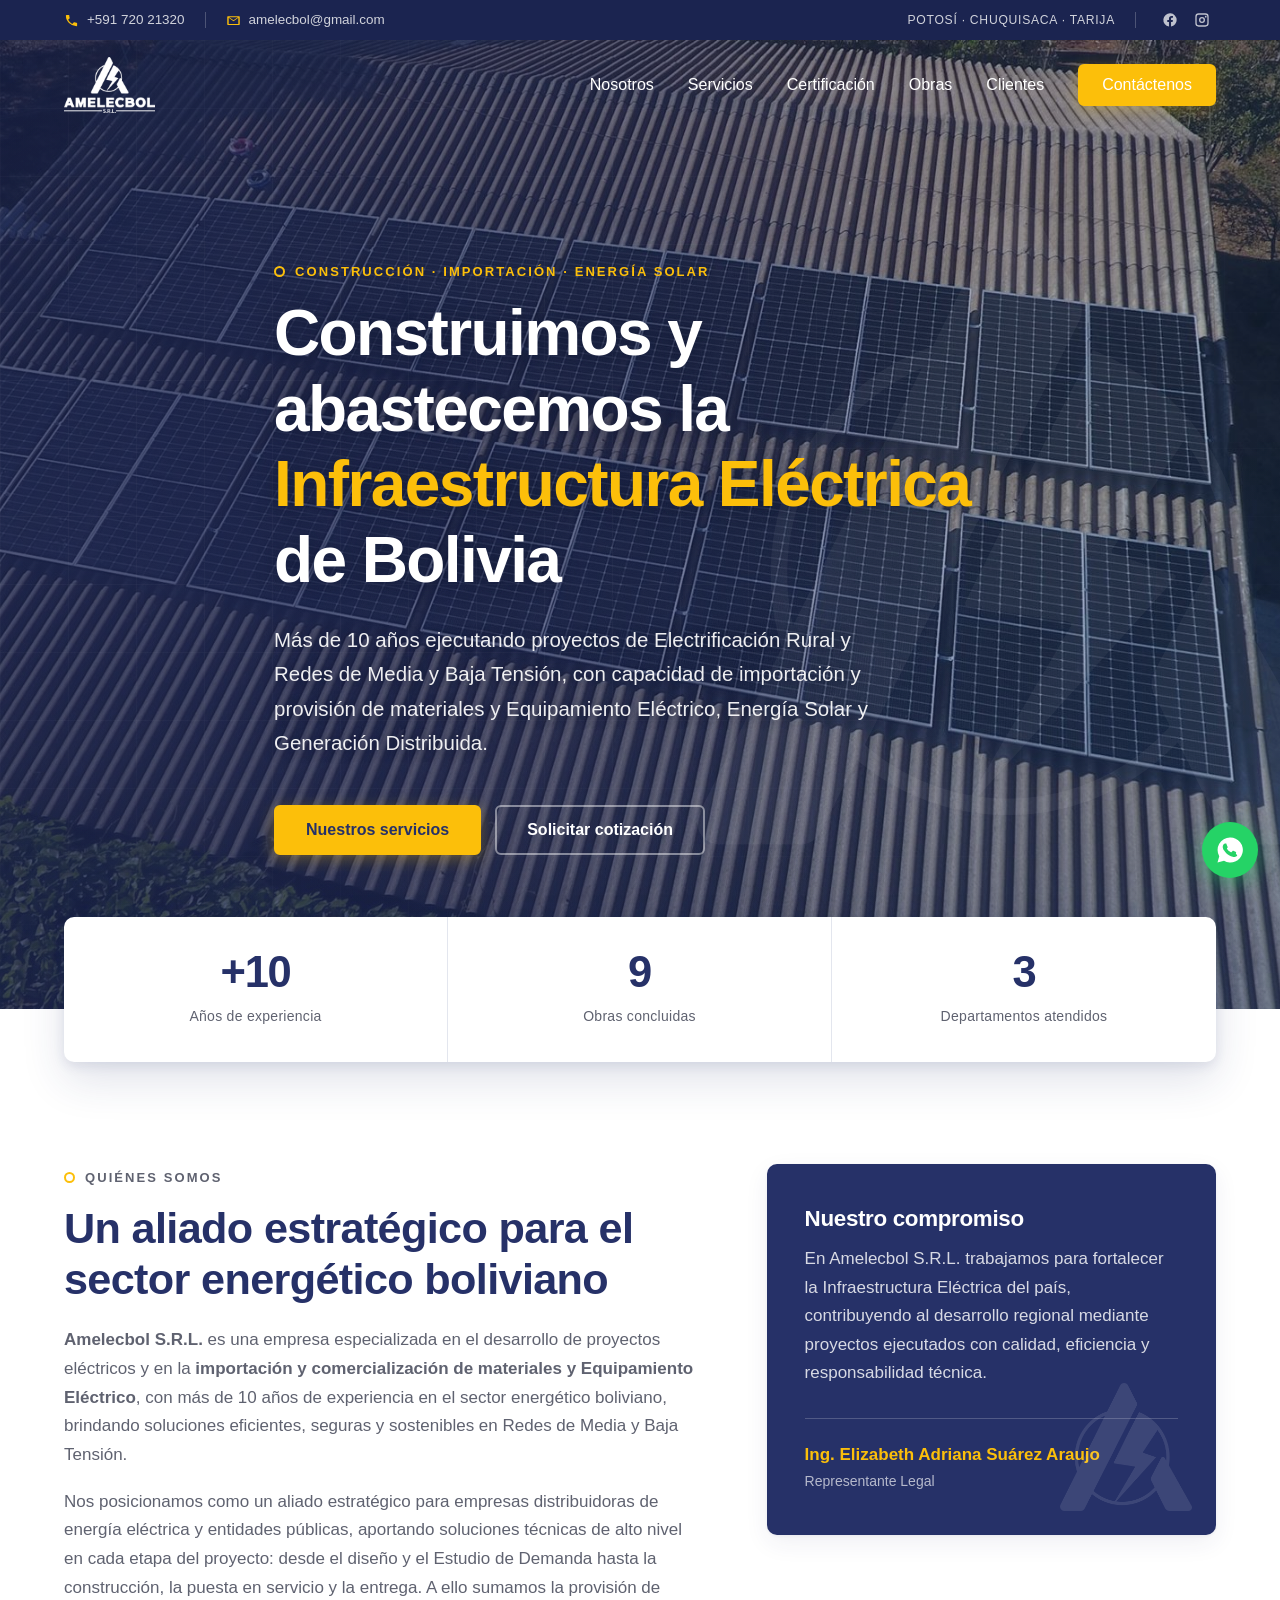
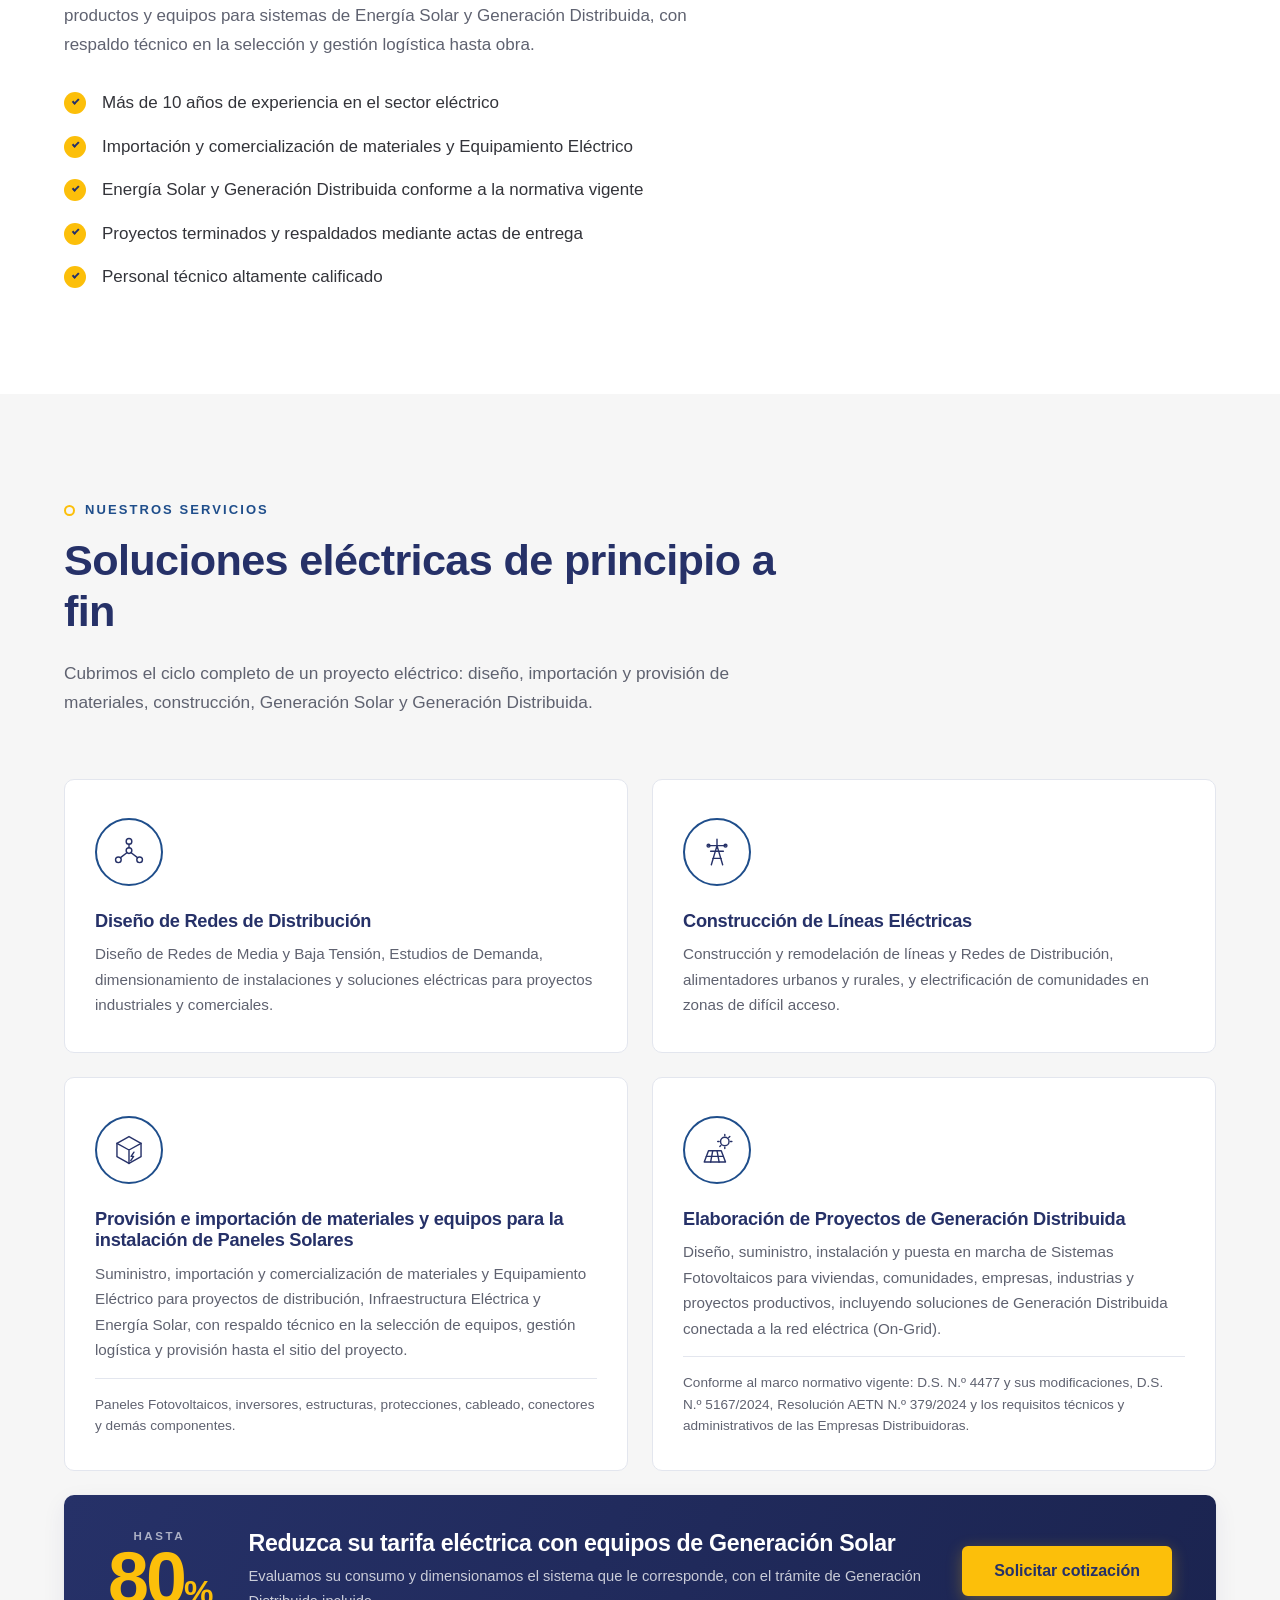
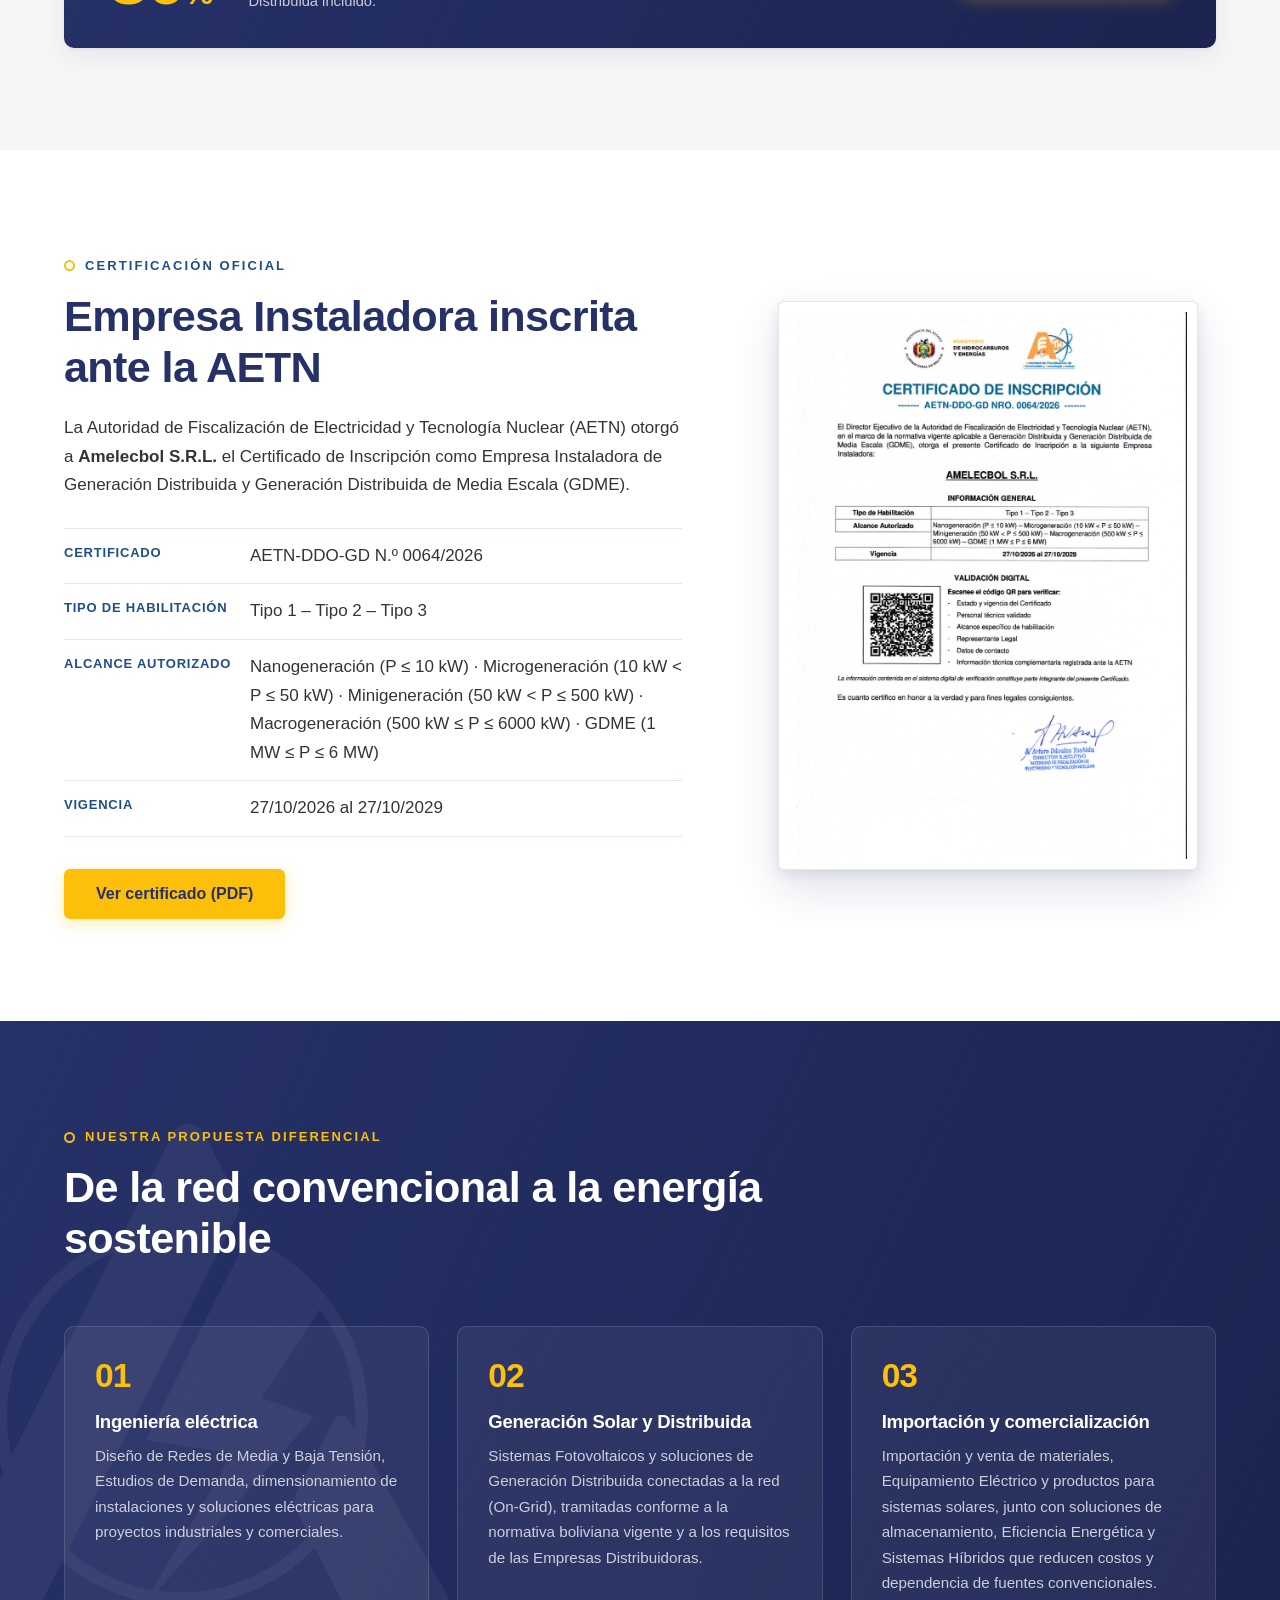
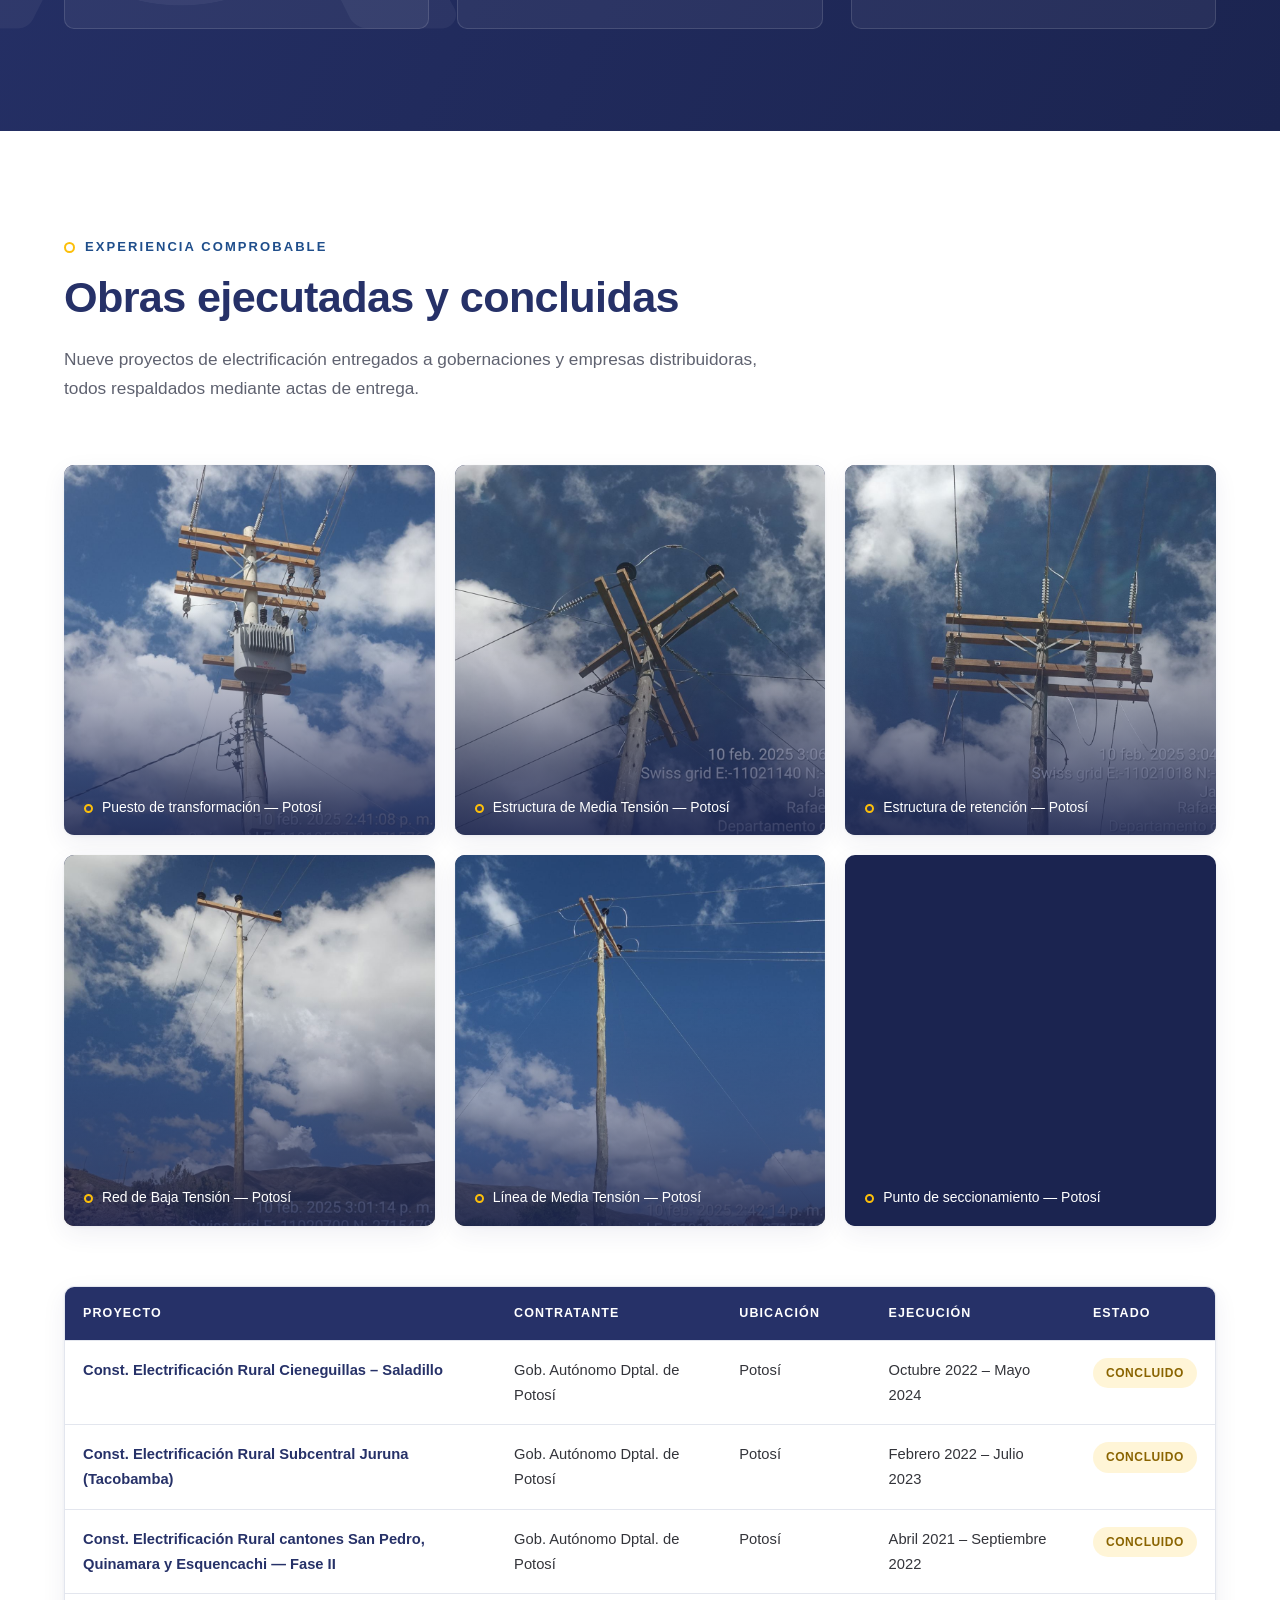
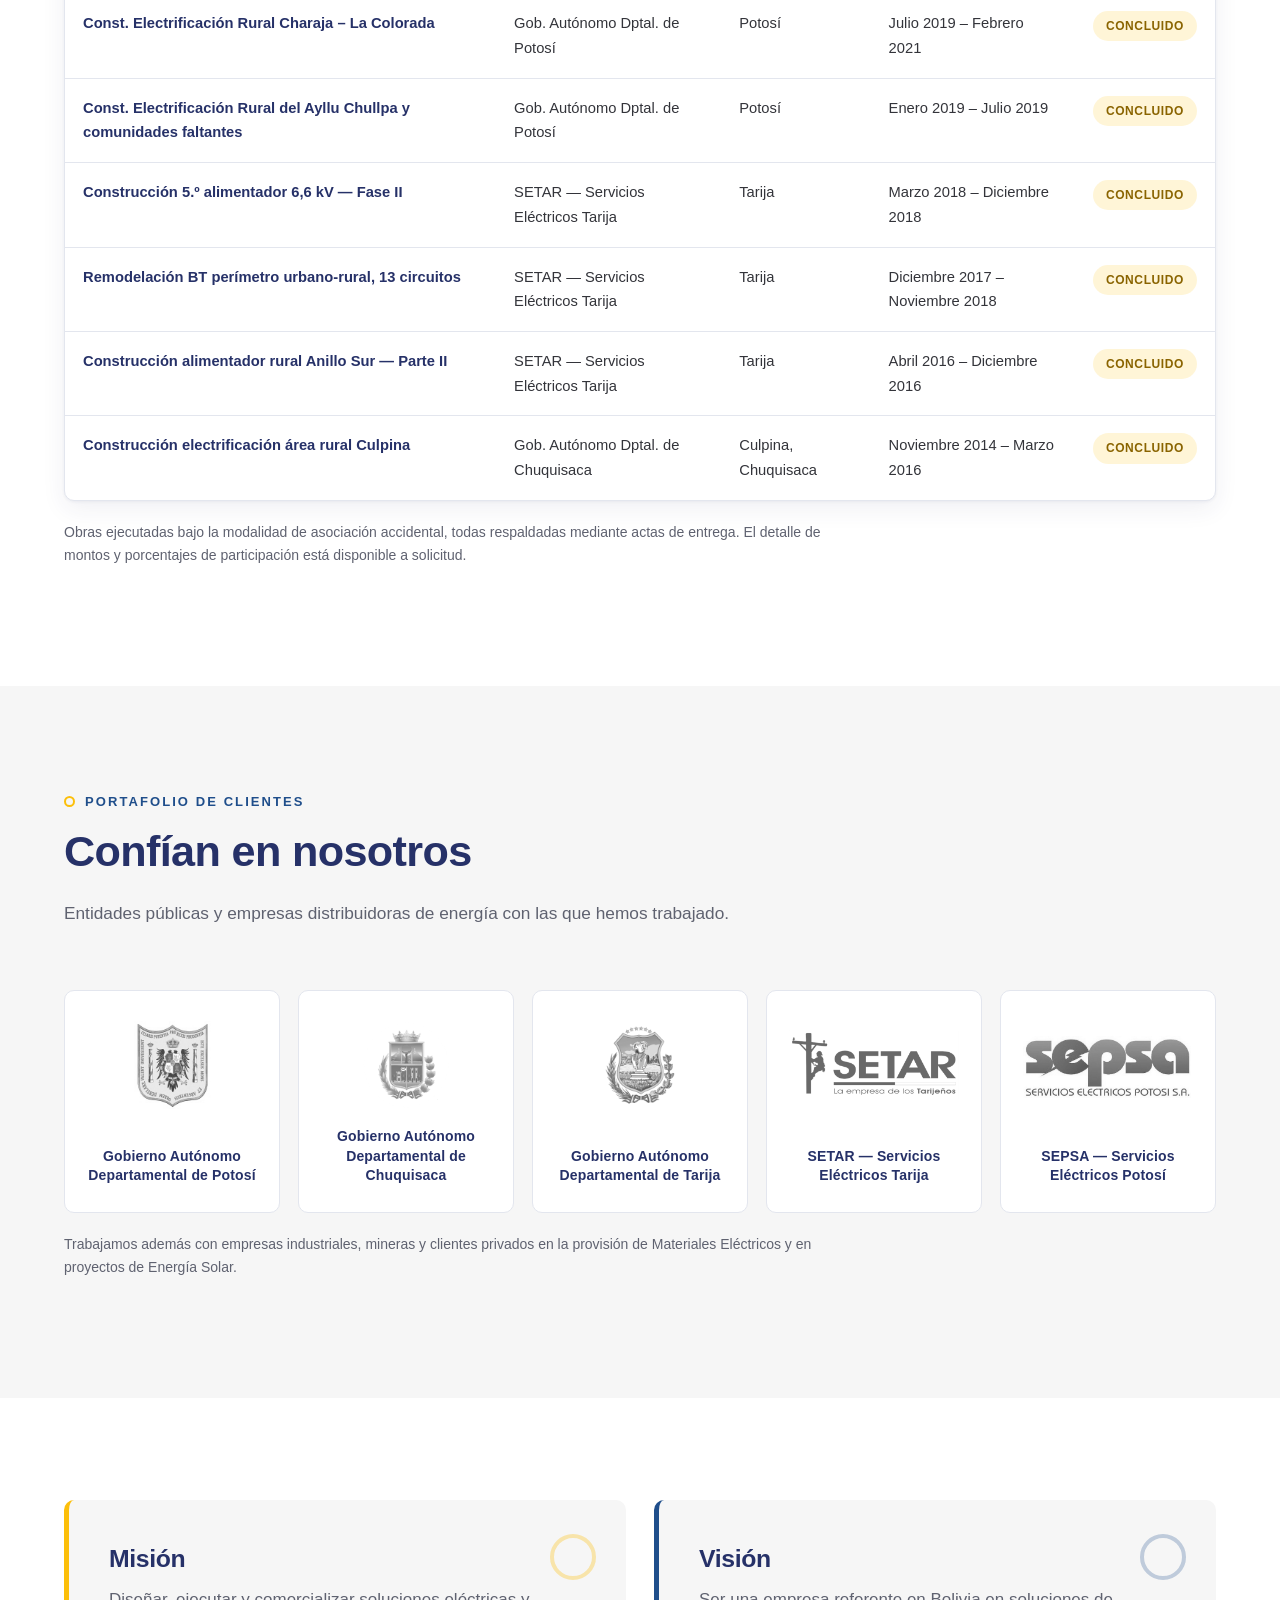
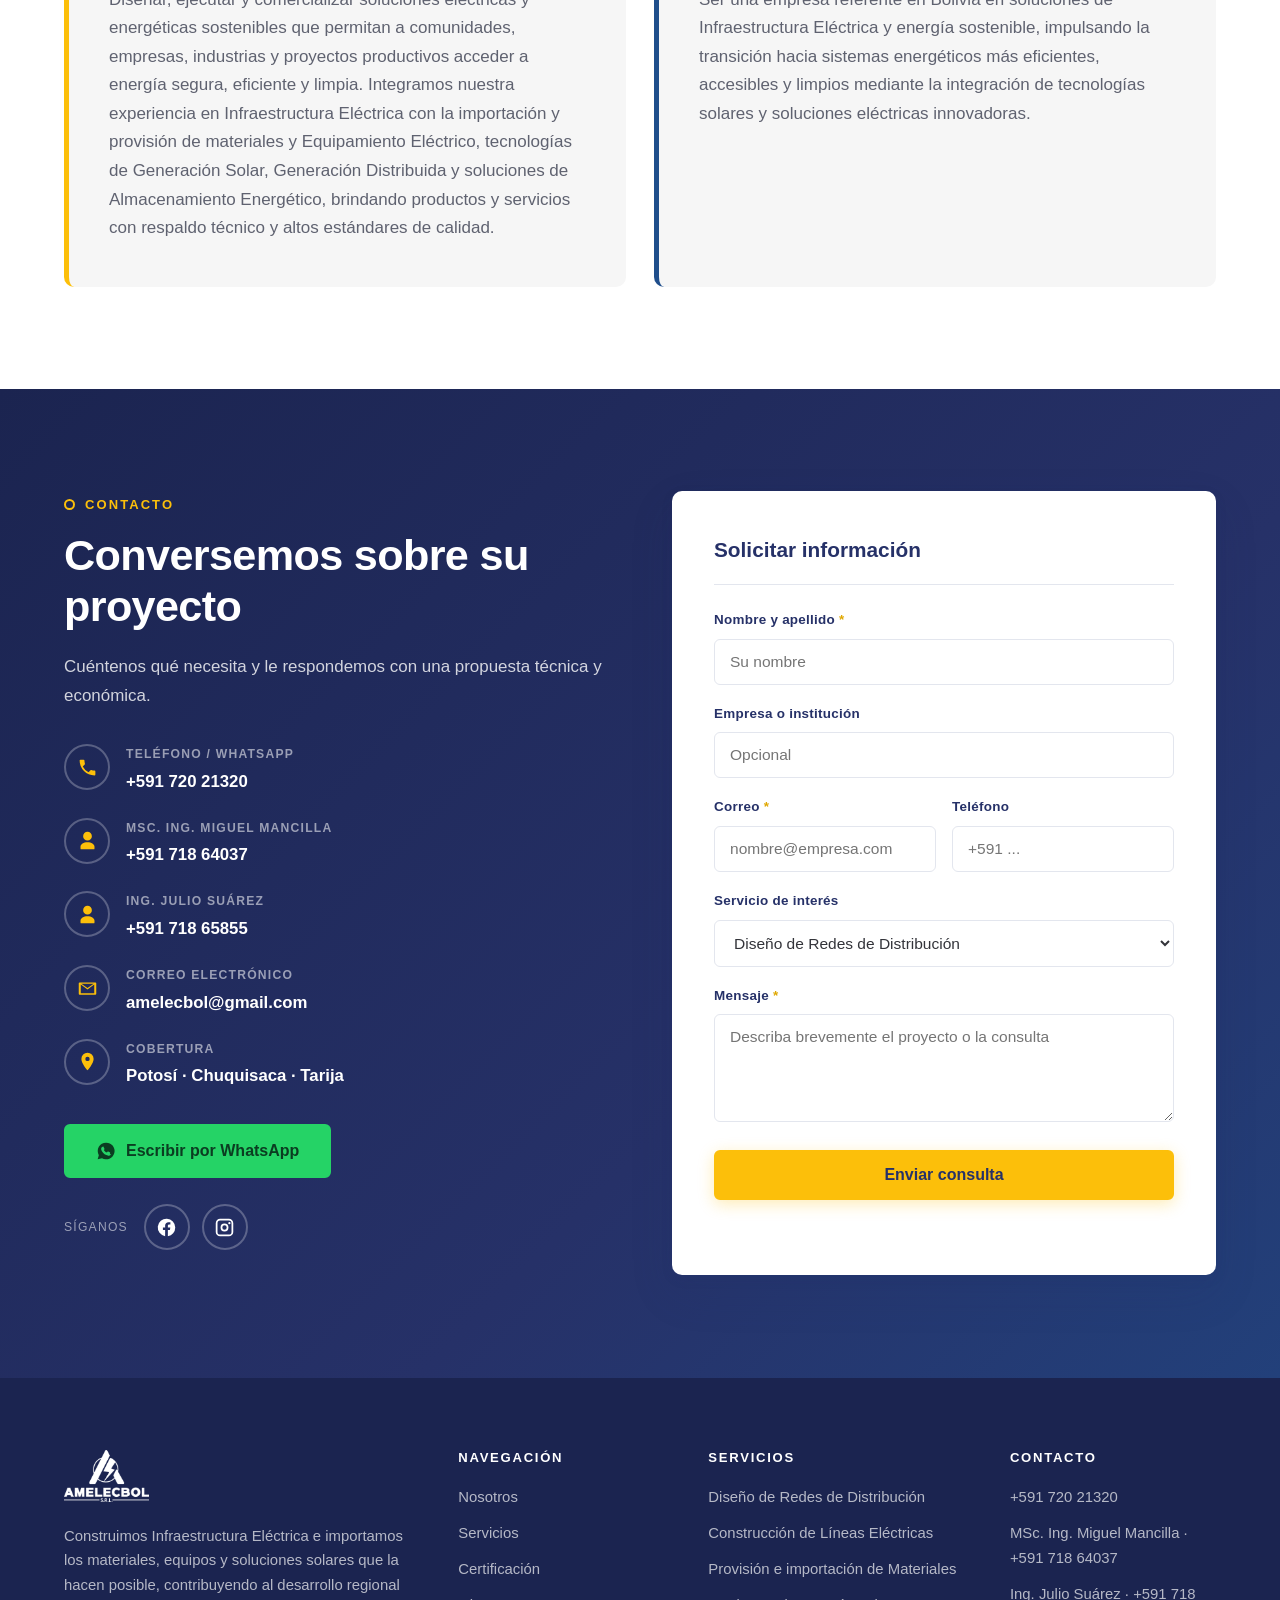
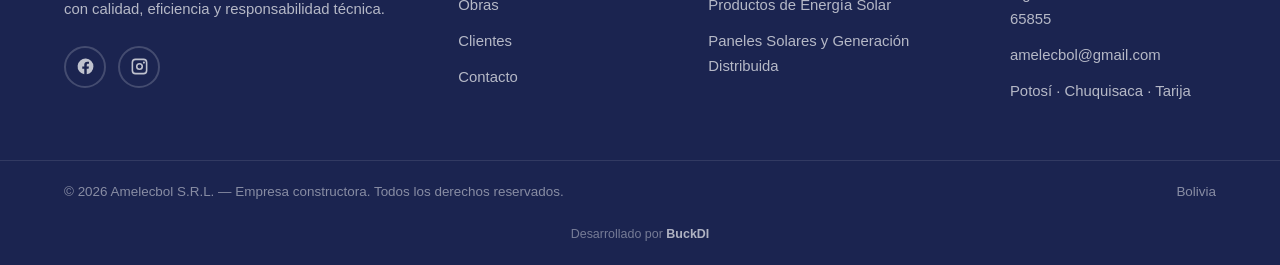
<file: index.html>
﻿<!DOCTYPE html>
<html lang="es">
<head>
<meta charset="UTF-8">
<meta name="viewport" content="width=device-width, initial-scale=1">
<title>Amelecbol S.R.L. — Construcción eléctrica e importación · Bolivia</title>
<meta name="description" content="Amelecbol S.R.L. — empresa boliviana de construcción eléctrica y comercialización: Electrificación Rural, Redes de Media y Baja Tensión, importación y provisión de materiales y Equipamiento Eléctrico, Energía Solar y Generación Distribuida. Más de 10 años de experiencia.">
<meta name="theme-color" content="#263168">
<link rel="icon" href="assets/favicon.ico" sizes="any">
<link rel="icon" href="assets/favicon.png" type="image/png">
<link rel="apple-touch-icon" href="assets/favicon.png">

<meta property="og:type" content="website">
<meta property="og:title" content="Amelecbol S.R.L. — Construcción eléctrica e importación · Bolivia">
<meta property="og:description" content="Más de 10 años construyendo Infraestructura Eléctrica e importando materiales y equipamiento: redes MT/BT, Electrificación Rural, Energía Solar y Generación Distribuida para gobernaciones, distribuidoras e industrias.">
<meta property="og:image" content="assets/logo-color.png">
<meta property="og:locale" content="es_BO">

<link rel="stylesheet" href="css/styles.css">

<link rel="preload" as="image" href="assets/hero-solar-residencial.jpg"
      imagesrcset="assets/hero-solar-residencial-sm.jpg 1000w, assets/hero-solar-residencial.jpg 1920w"
      imagesizes="100vw">
</head>
<body>

<a class="skip-link" href="#contenido">Saltar al contenido</a>

<!-- ============ BARRA SUPERIOR ============ -->
<div class="topbar">
  <div class="container topbar__in">
    <span class="topbar__item">
      <svg viewBox="0 0 24 24" aria-hidden="true"><path d="M6.6 10.8a15.1 15.1 0 0 0 6.6 6.6l2.2-2.2a1 1 0 0 1 1-.25 11.4 11.4 0 0 0 3.6.57 1 1 0 0 1 1 1V20a1 1 0 0 1-1 1A17 17 0 0 1 3 4a1 1 0 0 1 1-1h3.5a1 1 0 0 1 1 1c0 1.25.2 2.46.57 3.6a1 1 0 0 1-.25 1z"/></svg>
      <a href="tel:+59172021320">+591 720 21320</a>
    </span>
    <span class="topbar__sep" aria-hidden="true"></span>
    <span class="topbar__item topbar__item--correo">
      <a href="mailto:amelecbol@gmail.com">
        <svg viewBox="0 0 24 24" aria-hidden="true"><path d="M3 5h18a1 1 0 0 1 1 1v12a1 1 0 0 1-1 1H3a1 1 0 0 1-1-1V6a1 1 0 0 1 1-1zm9 8.1L4.3 7.5v9.9h15.4V7.5zM12 11.4 19.1 6.6H4.9z"/></svg>
        <span class="topbar__txt">amelecbol@gmail.com</span>
      </a>
    </span>
    <span class="topbar__item topbar__item--right">Potosí · Chuquisaca · Tarija</span>
    <span class="topbar__sep topbar__sep--redes" aria-hidden="true"></span>
    <span class="topbar__redes">
      <a href="https://www.facebook.com/people/Amelecbol-SRL/100054656550394/" target="_blank" rel="noopener" aria-label="Amelecbol S.R.L. en Facebook">
        <svg viewBox="0 0 24 24" aria-hidden="true"><path d="M22 12a10 10 0 1 0-11.56 9.88v-6.99H7.9V12h2.54V9.8c0-2.5 1.49-3.89 3.77-3.89 1.09 0 2.24.2 2.24.2v2.46h-1.26c-1.24 0-1.63.77-1.63 1.56V12h2.78l-.44 2.89h-2.34v6.99A10 10 0 0 0 22 12z"/></svg>
      </a>
      <a href="https://www.instagram.com/amelecbol.srl" target="_blank" rel="noopener" aria-label="Amelecbol S.R.L. en Instagram">
        <svg viewBox="0 0 24 24" aria-hidden="true"><path d="M7 2h10a5 5 0 0 1 5 5v10a5 5 0 0 1-5 5H7a5 5 0 0 1-5-5V7a5 5 0 0 1 5-5zm0 2a3 3 0 0 0-3 3v10a3 3 0 0 0 3 3h10a3 3 0 0 0 3-3V7a3 3 0 0 0-3-3H7zm5 3.5a4.5 4.5 0 1 1 0 9 4.5 4.5 0 0 1 0-9zm0 2a2.5 2.5 0 1 0 0 5 2.5 2.5 0 0 0 0-5zm5.6-3.7a1.3 1.3 0 1 1 0 2.6 1.3 1.3 0 0 1 0-2.6z"/></svg>
      </a>
    </span>
  </div>
</div>

<!-- ============ NAVEGACIÓN ============ -->
<header class="nav" id="nav">
  <div class="container nav__in">
    <a class="nav__brand" href="#inicio" aria-label="Amelecbol S.R.L. — Inicio">
      <img class="nav__logo nav__logo--blanco" src="assets/logo-blanco.png" alt="Amelecbol S.R.L." width="520" height="320">
      <img class="nav__logo nav__logo--color"  src="assets/logo-color.png"  alt="" aria-hidden="true" width="520" height="320">
    </a>

    <nav class="nav__menu" id="menu" aria-label="Navegación principal">
      <a href="#nosotros">Nosotros</a>
      <a href="#servicios">Servicios</a>
      <a href="#certificacion">Certificación</a>
      <a href="#obras">Obras</a>
      <a href="#clientes">Clientes</a>
      <a href="#contacto" class="btn btn--sm btn--amarillo">Contáctenos</a>
    </nav>

    <button class="nav__toggle" id="navToggle" aria-expanded="false" aria-controls="menu" aria-label="Abrir menú">
      <span></span><span></span><span></span>
    </button>
  </div>
</header>

<main id="contenido">

  <!-- ============ HERO ============ -->
  <section class="hero" id="inicio">
    <img class="hero__foto" src="assets/hero-solar-residencial.jpg"
         srcset="assets/hero-solar-residencial-sm.jpg 1000w, assets/hero-solar-residencial.jpg 1920w"
         sizes="100vw" width="1920" height="1080"
         alt="" aria-hidden="true" fetchpriority="high" decoding="async">
    <div class="hero__velo" aria-hidden="true"></div>
    <div class="hero__grid" aria-hidden="true"></div>
    <img class="hero__marca" src="assets/isotipo-blanco.png" alt="" aria-hidden="true">

    <div class="container hero__in">
      <p class="eyebrow eyebrow--claro">Construcción · Importación · Energía Solar</p>
      <h1 class="hero__titulo">
        Construimos y abastecemos la <span class="acento">Infraestructura Eléctrica</span> de Bolivia
      </h1>
      <p class="hero__texto">
        Más de 10 años ejecutando proyectos de Electrificación Rural y Redes de Media y Baja
        Tensión, con capacidad de importación y provisión de materiales y Equipamiento Eléctrico,
        Energía Solar y Generación Distribuida.
      </p>
      <div class="hero__acciones">
        <a href="#servicios" class="btn btn--amarillo">Nuestros servicios</a>
        <a href="#contacto"  class="btn btn--fantasma">Solicitar cotización</a>
      </div>
    </div>
  </section>

  <!-- ============ INDICADORES ============ -->
  <section class="stats" aria-label="Cifras de la empresa">
    <div class="container">
      <div class="stats__caja">
        <div class="stat">
          <span class="stat__num" data-contador="10" data-prefijo="+">+10</span>
          <span class="stat__lbl">Años de experiencia</span>
        </div>
        <div class="stat">
          <span class="stat__num" data-contador="9">9</span>
          <span class="stat__lbl">Obras concluidas</span>
        </div>
        <div class="stat">
          <span class="stat__num" data-contador="3">3</span>
          <span class="stat__lbl">Departamentos atendidos</span>
        </div>
      </div>
    </div>
  </section>

  <!-- ============ NOSOTROS ============ -->
  <section class="seccion" id="nosotros">
    <div class="container nosotros">
      <div class="nosotros__texto reveal">
        <p class="eyebrow">Quiénes somos</p>
        <h2 class="titulo">Un aliado estratégico para el sector energético boliviano</h2>
        <p>
          <strong>Amelecbol S.R.L.</strong> es una empresa especializada en el desarrollo de proyectos
          eléctricos y en la <strong>importación y comercialización de materiales y Equipamiento
          Eléctrico</strong>, con más de 10 años de experiencia en el sector energético boliviano,
          brindando soluciones eficientes, seguras y sostenibles en Redes de Media y Baja Tensión.
        </p>
        <p>
          Nos posicionamos como un aliado estratégico para empresas distribuidoras de energía eléctrica
          y entidades públicas, aportando soluciones técnicas de alto nivel en cada etapa del proyecto:
          desde el diseño y el Estudio de Demanda hasta la construcción, la puesta en servicio y la entrega.
          A ello sumamos la provisión de productos y equipos para sistemas de Energía Solar y
          Generación Distribuida, con respaldo técnico en la selección y gestión logística hasta obra.
        </p>
        <ul class="lista-check">
          <li>Más de 10 años de experiencia en el sector eléctrico</li>
          <li>Importación y comercialización de materiales y Equipamiento Eléctrico</li>
          <li>Energía Solar y Generación Distribuida conforme a la normativa vigente</li>
          <li>Proyectos terminados y respaldados mediante actas de entrega</li>
          <li>Personal técnico altamente calificado</li>
        </ul>
      </div>

      <aside class="nosotros__tarjeta reveal">
        <img class="nosotros__iso" src="assets/isotipo-blanco.png" alt="" aria-hidden="true">
        <h3>Nuestro compromiso</h3>
        <p>
          En Amelecbol S.R.L. trabajamos para fortalecer la Infraestructura Eléctrica del país,
          contribuyendo al desarrollo regional mediante proyectos ejecutados con calidad,
          eficiencia y responsabilidad técnica.
        </p>
        <div class="nosotros__firma">
          <span class="nosotros__firma-nom">Ing. Elizabeth Adriana Suárez Araujo</span>
          <span class="nosotros__firma-cgo">Representante Legal</span>
        </div>
      </aside>
    </div>
  </section>

  <!-- ============ SERVICIOS ============ -->
  <section class="seccion seccion--gris" id="servicios">
    <div class="container">
      <header class="seccion__cab reveal">
        <p class="eyebrow">Nuestros servicios</p>
        <h2 class="titulo">Soluciones eléctricas de principio a fin</h2>
        <p class="seccion__intro">
          Cubrimos el ciclo completo de un proyecto eléctrico: diseño, importación y provisión de
          materiales, construcción, Generación Solar y Generación Distribuida.
        </p>
      </header>

      <div class="servicios">
        <article class="servicio reveal">
          <span class="servicio__icono">
            <svg viewBox="0 0 48 48" aria-hidden="true">
              <circle cx="24" cy="9"  r="4"/><circle cx="9"  cy="35" r="4"/>
              <circle cx="39" cy="35" r="4"/><circle cx="24" cy="22" r="4"/>
              <path d="M24 13v5M21 25l-9 7M27 25l9 7"/>
            </svg>
          </span>
          <h3>Diseño de Redes de Distribución</h3>
          <p>
            Diseño de Redes de Media y Baja Tensión, Estudios de Demanda, dimensionamiento de
            instalaciones y soluciones eléctricas para proyectos industriales y comerciales.
          </p>
        </article>

        <article class="servicio reveal">
          <span class="servicio__icono">
            <svg viewBox="0 0 48 48" aria-hidden="true">
              <path d="M24 6v10M12 15h24M15 23h18M16 42 24 15l8 27M18 33h12"/>
              <circle cx="12" cy="15" r="2"/><circle cx="36" cy="15" r="2"/>
            </svg>
          </span>
          <h3>Construcción de Líneas Eléctricas</h3>
          <p>
            Construcción y remodelación de líneas y Redes de Distribución, alimentadores urbanos
            y rurales, y electrificación de comunidades en zonas de difícil acceso.
          </p>
        </article>

        <article class="servicio reveal">
          <span class="servicio__icono">
            <svg viewBox="0 0 48 48" aria-hidden="true">
              <path d="M24 5 41 14.5v19L24 43 7 33.5v-19z"/>
              <path d="M7 14.5 24 24l17-9.5M24 24v19"/>
              <path d="M31 27l-4 6h3.5l-4 6"/>
            </svg>
          </span>
          <h3>Provisión e importación de materiales y equipos para la instalación de Paneles Solares</h3>
          <p>
            Suministro, importación y comercialización de materiales y Equipamiento Eléctrico para
            proyectos de distribución, Infraestructura Eléctrica y Energía Solar, con respaldo técnico
            en la selección de equipos, gestión logística y provisión hasta el sitio del proyecto.
          </p>
          <p class="servicio__detalle">
            Paneles Fotovoltaicos, inversores, estructuras, protecciones, cableado, conectores y
            demás componentes.
          </p>
        </article>

        <article class="servicio reveal">
          <span class="servicio__icono">
            <svg viewBox="0 0 48 48" aria-hidden="true">
              <circle cx="35" cy="12" r="6"/>
              <path d="M35 2v2M35 20v2M45 12h-2M27 12h-2M42.1 5 40.6 6.4M29.4 17.6 28 19"/>
              <path d="M6 41 12 25h18l6 16z"/>
              <path d="M9 33h24M18 25l-3 16M24 25l3 16"/>
            </svg>
          </span>
          <h3>Elaboración de Proyectos de Generación Distribuida</h3>
          <p>
            Diseño, suministro, instalación y puesta en marcha de Sistemas Fotovoltaicos para
            viviendas, comunidades, empresas, industrias y proyectos productivos, incluyendo
            soluciones de Generación Distribuida conectada a la red eléctrica (On-Grid).
          </p>
          <p class="servicio__detalle">
            Conforme al marco normativo vigente: D.S. N.º 4477 y sus modificaciones, D.S. N.º
            5167/2024, Resolución AETN N.º 379/2024 y los requisitos técnicos y administrativos de
            las Empresas Distribuidoras.
          </p>
        </article>
      </div>

      <aside class="promo reveal">
        <span class="promo__cifra"><span class="promo__hasta">hasta</span><span class="promo__num">80<small>%</small></span></span>
        <div class="promo__texto">
          <p class="promo__lead">Reduzca su tarifa eléctrica con equipos de Generación Solar</p>
          <p class="promo__pie">
            Evaluamos su consumo y dimensionamos el sistema que le corresponde, con el
            trámite de Generación Distribuida incluido.
          </p>
        </div>
        <a href="#contacto" class="btn btn--amarillo">Solicitar cotización</a>
      </aside>
    </div>
  </section>

  <!-- ============ CERTIFICACIÓN AETN ============ -->
  <section class="seccion" id="certificacion">
    <div class="container certificado">
      <div class="certificado__texto reveal">
        <p class="eyebrow">Certificación oficial</p>
        <h2 class="titulo">Empresa Instaladora inscrita ante la AETN</h2>
        <p>
          La Autoridad de Fiscalización de Electricidad y Tecnología Nuclear (AETN) otorgó a
          <strong>Amelecbol S.R.L.</strong> el Certificado de Inscripción como Empresa Instaladora
          de Generación Distribuida y Generación Distribuida de Media Escala (GDME).
        </p>

        <dl class="certificado__datos">
          <div>
            <dt>Certificado</dt>
            <dd>AETN-DDO-GD N.º 0064/2026</dd>
          </div>
          <div>
            <dt>Tipo de habilitación</dt>
            <dd>Tipo 1 – Tipo 2 – Tipo 3</dd>
          </div>
          <div>
            <dt>Alcance autorizado</dt>
            <dd>
              Nanogeneración (P ≤ 10 kW) · Microgeneración (10 kW &lt; P ≤ 50 kW) ·
              Minigeneración (50 kW &lt; P ≤ 500 kW) · Macrogeneración (500 kW ≤ P ≤ 6000 kW) ·
              GDME (1 MW ≤ P ≤ 6 MW)
            </dd>
          </div>
          <div>
            <dt>Vigencia</dt>
            <dd>27/10/2026 al 27/10/2029</dd>
          </div>
        </dl>

        <a href="media/certificados/certificado-inscripcion-aetn-0064-2026.pdf"
           class="btn btn--amarillo" target="_blank" rel="noopener">Ver certificado (PDF)</a>
      </div>

      <a class="certificado__doc reveal"
         href="media/certificados/certificado-inscripcion-aetn-0064-2026.pdf"
         target="_blank" rel="noopener" aria-label="Abrir el Certificado de Inscripción AETN en PDF">
        <img src="media/certificados/certificado-inscripcion-aetn-0064-2026.jpg"
             alt="Certificado de Inscripción AETN-DDO-GD N.º 0064/2026 otorgado a Amelecbol S.R.L."
             width="936" height="1285" loading="lazy" decoding="async">
      </a>
    </div>
  </section>

  <!-- ============ PROPUESTA DIFERENCIAL ============ -->
  <section class="diferencial">
    <img class="diferencial__marca" src="assets/isotipo-blanco.png" alt="" aria-hidden="true">
    <div class="container">
      <header class="seccion__cab seccion__cab--claro reveal">
        <p class="eyebrow eyebrow--claro">Nuestra propuesta diferencial</p>
        <h2 class="titulo titulo--claro">De la red convencional a la energía sostenible</h2>
      </header>

      <div class="diferencial__grid">
        <article class="dif reveal">
          <span class="dif__num">01</span>
          <h3>Ingeniería eléctrica</h3>
          <p>
            Diseño de Redes de Media y Baja Tensión, Estudios de Demanda, dimensionamiento de
            instalaciones y soluciones eléctricas para proyectos industriales y comerciales.
          </p>
        </article>
        <article class="dif reveal">
          <span class="dif__num">02</span>
          <h3>Generación Solar y Distribuida</h3>
          <p>
            Sistemas Fotovoltaicos y soluciones de Generación Distribuida conectadas a la red
            (On-Grid), tramitadas conforme a la normativa boliviana vigente y a los requisitos de
            las Empresas Distribuidoras.
          </p>
        </article>
        <article class="dif reveal">
          <span class="dif__num">03</span>
          <h3>Importación y comercialización</h3>
          <p>
            Importación y venta de materiales, Equipamiento Eléctrico y productos para sistemas
            solares, junto con soluciones de almacenamiento, Eficiencia Energética y Sistemas
            Híbridos que reducen costos y dependencia de fuentes convencionales.
          </p>
        </article>
      </div>
    </div>
  </section>

  <!-- ============ OBRAS ============ -->
  <section class="seccion" id="obras">
    <div class="container">
      <header class="seccion__cab reveal">
        <p class="eyebrow">Experiencia comprobable</p>
        <h2 class="titulo">Obras ejecutadas y concluidas</h2>
        <p class="seccion__intro">
          Nueve proyectos de electrificación entregados a gobernaciones y empresas distribuidoras,
          todos respaldados mediante actas de entrega.
        </p>
      </header>

      <!-- Registro fotográfico propio de obra -->
      <ul class="galeria">
        <li class="galeria__it reveal">
          <img src="media/obras/puesto-transformacion-rafael-bustillo.jpg" loading="lazy" decoding="async"
               width="1050" height="1400"
               alt="Puesto de transformación montado sobre poste de hormigón, con seccionadores y protecciones, en Potosí.">
          <span class="galeria__pie">Puesto de transformación — Potosí</span>
        </li>
        <li class="galeria__it reveal">
          <img src="media/obras/estructura-mt-jantapalka.jpg" loading="lazy" decoding="async"
               width="1400" height="1050"
               alt="Estructura de Media Tensión con crucetas y aisladores de suspensión, en Potosí.">
          <span class="galeria__pie">Estructura de Media Tensión — Potosí</span>
        </li>
        <li class="galeria__it reveal">
          <img src="media/obras/cruceta-doble-jantapalka.jpg" loading="lazy" decoding="async"
               width="1400" height="1050"
               alt="Estructura de doble cruceta con aisladores de porcelana y bajantes, en Potosí.">
          <span class="galeria__pie">Estructura de retención — Potosí</span>
        </li>
        <li class="galeria__it reveal">
          <img src="media/obras/linea-bt-jantapalka.jpg" loading="lazy" decoding="async"
               width="1050" height="1400"
               alt="Poste de Baja Tensión con cruceta y aisladores instalado en ladera del altiplano, en Potosí.">
          <span class="galeria__pie">Red de Baja Tensión — Potosí</span>
        </li>
        <li class="galeria__it reveal">
          <img src="media/obras/linea-mt-rafael-bustillo.jpg" loading="lazy" decoding="async"
               width="1050" height="1400"
               alt="Poste de línea de Media Tensión con retenidas y conductores tendidos, en Potosí.">
          <span class="galeria__pie">Línea de Media Tensión — Potosí</span>
        </li>
        <li class="galeria__it galeria__it--sup reveal">
          <img src="media/obras/seccionamiento-chayanta.jpg" loading="lazy" decoding="async"
               width="960" height="1280"
               alt="Punto de seccionamiento y transformación con letrero de obra y vehículo de la empresa, en Potosí.">
          <span class="galeria__pie">Punto de seccionamiento — Potosí</span>
        </li>
      </ul>

      <div class="tabla-wrap reveal">
        <table class="tabla-obras">
          <caption class="visually-hidden">Detalle de obras ejecutadas por Amelecbol S.R.L.</caption>
          <thead>
            <tr>
              <th scope="col">Proyecto</th>
              <th scope="col">Contratante</th>
              <th scope="col">Ubicación</th>
              <th scope="col">Ejecución</th>
              <th scope="col">Estado</th>
            </tr>
          </thead>
          <tbody>
            <tr>
              <td data-lbl="Proyecto"><strong>Const. Electrificación Rural Cieneguillas – Saladillo</strong></td>
              <td data-lbl="Contratante">Gob. Autónomo Dptal. de Potosí</td>
              <td data-lbl="Ubicación">Potosí</td>
              <td data-lbl="Ejecución">Octubre 2022 – Mayo 2024</td>
              <td data-lbl="Estado"><span class="pill">Concluido</span></td>
            </tr>
            <tr>
              <td data-lbl="Proyecto"><strong>Const. Electrificación Rural Subcentral Juruna (Tacobamba)</strong></td>
              <td data-lbl="Contratante">Gob. Autónomo Dptal. de Potosí</td>
              <td data-lbl="Ubicación">Potosí</td>
              <td data-lbl="Ejecución">Febrero 2022 – Julio 2023</td>
              <td data-lbl="Estado"><span class="pill">Concluido</span></td>
            </tr>
            <tr>
              <td data-lbl="Proyecto"><strong>Const. Electrificación Rural cantones San Pedro, Quinamara y Esquencachi — Fase II</strong></td>
              <td data-lbl="Contratante">Gob. Autónomo Dptal. de Potosí</td>
              <td data-lbl="Ubicación">Potosí</td>
              <td data-lbl="Ejecución">Abril 2021 – Septiembre 2022</td>
              <td data-lbl="Estado"><span class="pill">Concluido</span></td>
            </tr>
            <tr>
              <td data-lbl="Proyecto"><strong>Const. Electrificación Rural Charaja – La Colorada</strong></td>
              <td data-lbl="Contratante">Gob. Autónomo Dptal. de Potosí</td>
              <td data-lbl="Ubicación">Potosí</td>
              <td data-lbl="Ejecución">Julio 2019 – Febrero 2021</td>
              <td data-lbl="Estado"><span class="pill">Concluido</span></td>
            </tr>
            <tr>
              <td data-lbl="Proyecto"><strong>Const. Electrificación Rural del Ayllu Chullpa y comunidades faltantes</strong></td>
              <td data-lbl="Contratante">Gob. Autónomo Dptal. de Potosí</td>
              <td data-lbl="Ubicación">Potosí</td>
              <td data-lbl="Ejecución">Enero 2019 – Julio 2019</td>
              <td data-lbl="Estado"><span class="pill">Concluido</span></td>
            </tr>
            <tr>
              <td data-lbl="Proyecto"><strong>Construcción 5.º alimentador 6,6 kV — Fase II</strong></td>
              <td data-lbl="Contratante">SETAR — Servicios Eléctricos Tarija</td>
              <td data-lbl="Ubicación">Tarija</td>
              <td data-lbl="Ejecución">Marzo 2018 – Diciembre 2018</td>
              <td data-lbl="Estado"><span class="pill">Concluido</span></td>
            </tr>
            <tr>
              <td data-lbl="Proyecto"><strong>Remodelación BT perímetro urbano-rural, 13 circuitos</strong></td>
              <td data-lbl="Contratante">SETAR — Servicios Eléctricos Tarija</td>
              <td data-lbl="Ubicación">Tarija</td>
              <td data-lbl="Ejecución">Diciembre 2017 – Noviembre 2018</td>
              <td data-lbl="Estado"><span class="pill">Concluido</span></td>
            </tr>
            <tr>
              <td data-lbl="Proyecto"><strong>Construcción alimentador rural Anillo Sur — Parte II</strong></td>
              <td data-lbl="Contratante">SETAR — Servicios Eléctricos Tarija</td>
              <td data-lbl="Ubicación">Tarija</td>
              <td data-lbl="Ejecución">Abril 2016 – Diciembre 2016</td>
              <td data-lbl="Estado"><span class="pill">Concluido</span></td>
            </tr>
            <tr>
              <td data-lbl="Proyecto"><strong>Construcción electrificación área rural Culpina</strong></td>
              <td data-lbl="Contratante">Gob. Autónomo Dptal. de Chuquisaca</td>
              <td data-lbl="Ubicación">Culpina, Chuquisaca</td>
              <td data-lbl="Ejecución">Noviembre 2014 – Marzo 2016</td>
              <td data-lbl="Estado"><span class="pill">Concluido</span></td>
            </tr>
          </tbody>
        </table>
      </div>
      <p class="nota reveal">
        Obras ejecutadas bajo la modalidad de asociación accidental, todas respaldadas
        mediante actas de entrega. El detalle de montos y porcentajes de participación
        está disponible a solicitud.
      </p>
    </div>
  </section>

  <!-- ============ CLIENTES ============ -->
  <section class="seccion seccion--gris" id="clientes">
    <div class="container">
      <header class="seccion__cab reveal">
        <p class="eyebrow">Portafolio de clientes</p>
        <h2 class="titulo">Confían en nosotros</h2>
        <p class="seccion__intro">
          Entidades públicas y empresas distribuidoras de energía con las que hemos trabajado.
        </p>
      </header>

      <ul class="clientes">
        <li class="cliente reveal">
          <img class="cliente__logo" src="media/clientes/gobernacion-potosi.jpg" loading="lazy" decoding="async"
               width="240" height="240" alt="Gobierno Autónomo Departamental de Potosí">
          <span class="cliente__nom">Gobierno Autónomo Departamental de Potosí</span>
        </li>
        <li class="cliente reveal">
          <img class="cliente__logo" src="media/clientes/gobernacion-chuquisaca.png" loading="lazy" decoding="async"
               width="240" height="240" alt="Gobierno Autónomo Departamental de Chuquisaca">
          <span class="cliente__nom">Gobierno Autónomo Departamental de Chuquisaca</span>
        </li>
        <li class="cliente reveal">
          <img class="cliente__logo" src="media/clientes/gobernacion-tarija.png" loading="lazy" decoding="async"
               width="240" height="240" alt="Gobierno Autónomo Departamental de Tarija">
          <span class="cliente__nom">Gobierno Autónomo Departamental de Tarija</span>
        </li>
        <li class="cliente reveal">
          <img class="cliente__logo" src="media/clientes/setar.png" loading="lazy" decoding="async"
               width="581" height="240" alt="SETAR — Servicios Eléctricos Tarija S.A.">
          <span class="cliente__nom">SETAR — Servicios Eléctricos Tarija</span>
        </li>
        <li class="cliente reveal">
          <img class="cliente__logo" src="media/clientes/sepsa.jpg" loading="lazy" decoding="async"
               width="550" height="223" alt="SEPSA — Servicios Eléctricos Potosí S.A.">
          <span class="cliente__nom">SEPSA — Servicios Eléctricos Potosí</span>
        </li>
      </ul>

      <p class="nota reveal">
        Trabajamos además con empresas industriales, mineras y clientes privados en la provisión de
        Materiales Eléctricos y en proyectos de Energía Solar.
      </p>
    </div>
  </section>

  <!-- ============ MISIÓN Y VISIÓN ============ -->
  <section class="seccion" id="mision-vision">
    <div class="container mv">
      <article class="mv__caja mv__caja--mision reveal">
        <span class="mv__circulo" aria-hidden="true"></span>
        <h2>Misión</h2>
        <p>
          Diseñar, ejecutar y comercializar soluciones eléctricas y energéticas sostenibles que
          permitan a comunidades, empresas, industrias y proyectos productivos acceder a energía
          segura, eficiente y limpia. Integramos nuestra experiencia en Infraestructura Eléctrica
          con la importación y provisión de materiales y Equipamiento Eléctrico, tecnologías de
          Generación Solar, Generación Distribuida y soluciones de Almacenamiento Energético,
          brindando productos y servicios con respaldo técnico y altos estándares de calidad.
        </p>
      </article>
      <article class="mv__caja mv__caja--vision reveal">
        <span class="mv__circulo" aria-hidden="true"></span>
        <h2>Visión</h2>
        <p>
          Ser una empresa referente en Bolivia en soluciones de Infraestructura Eléctrica y
          energía sostenible, impulsando la transición hacia sistemas energéticos más eficientes,
          accesibles y limpios mediante la integración de tecnologías solares y soluciones
          eléctricas innovadoras.
        </p>
      </article>
    </div>
  </section>

  <!-- ============ CONTACTO ============ -->
  <section class="seccion contacto" id="contacto">
    <div class="container contacto__in">
      <div class="contacto__info reveal">
        <p class="eyebrow eyebrow--claro">Contacto</p>
        <h2 class="titulo titulo--claro">Conversemos sobre su proyecto</h2>
        <p class="contacto__lead">
          Cuéntenos qué necesita y le respondemos con una propuesta técnica y económica.
        </p>

        <ul class="contacto__datos">
          <li>
            <span class="contacto__ico" aria-hidden="true">
              <svg viewBox="0 0 24 24"><path d="M6.6 10.8a15.1 15.1 0 0 0 6.6 6.6l2.2-2.2a1 1 0 0 1 1-.25 11.4 11.4 0 0 0 3.6.57 1 1 0 0 1 1 1V20a1 1 0 0 1-1 1A17 17 0 0 1 3 4a1 1 0 0 1 1-1h3.5a1 1 0 0 1 1 1c0 1.25.2 2.46.57 3.6a1 1 0 0 1-.25 1z"/></svg>
            </span>
            <span><span class="contacto__rot">Teléfono / WhatsApp</span>
            <a href="tel:+59172021320">+591 720 21320</a></span>
          </li>
          <li>
            <span class="contacto__ico" aria-hidden="true">
              <svg viewBox="0 0 24 24"><path d="M12 12a5 5 0 1 0 0-10 5 5 0 0 0 0 10zm0 2c-4.4 0-8 2.2-8 5v2a1 1 0 0 0 1 1h14a1 1 0 0 0 1-1v-2c0-2.8-3.6-5-8-5z"/></svg>
            </span>
            <span><span class="contacto__rot">MSc. Ing. Miguel Mancilla</span>
            <a href="tel:+59171864037">+591 718 64037</a></span>
          </li>
          <li>
            <span class="contacto__ico" aria-hidden="true">
              <svg viewBox="0 0 24 24"><path d="M12 12a5 5 0 1 0 0-10 5 5 0 0 0 0 10zm0 2c-4.4 0-8 2.2-8 5v2a1 1 0 0 0 1 1h14a1 1 0 0 0 1-1v-2c0-2.8-3.6-5-8-5z"/></svg>
            </span>
            <span><span class="contacto__rot">Ing. Julio Suárez</span>
            <a href="tel:+59171865855">+591 718 65855</a></span>
          </li>
          <li>
            <span class="contacto__ico" aria-hidden="true">
              <svg viewBox="0 0 24 24"><path d="M3 5h18a1 1 0 0 1 1 1v12a1 1 0 0 1-1 1H3a1 1 0 0 1-1-1V6a1 1 0 0 1 1-1zm9 8.1L4.3 7.5v9.9h15.4V7.5zM12 11.4 19.1 6.6H4.9z"/></svg>
            </span>
            <span><span class="contacto__rot">Correo electrónico</span>
            <a href="mailto:amelecbol@gmail.com">amelecbol@gmail.com</a></span>
          </li>
          <li>
            <!-- TODO Amelecbol: reemplazar por la dirección exacta de oficina cuando la tengan -->
            <span class="contacto__ico" aria-hidden="true">
              <svg viewBox="0 0 24 24"><path d="M12 2a7 7 0 0 0-7 7c0 5.25 7 13 7 13s7-7.75 7-13a7 7 0 0 0-7-7zm0 9.5A2.5 2.5 0 1 1 12 6.5a2.5 2.5 0 0 1 0 5z"/></svg>
            </span>
            <span><span class="contacto__rot">Cobertura</span>
            Potosí · Chuquisaca · Tarija</span>
          </li>
        </ul>

        <a class="btn btn--wsp" href="https://wa.me/59172021320?text=Hola%20Amelecbol%2C%20quisiera%20consultar%20por%20un%20proyecto%20el%C3%A9ctrico." target="_blank" rel="noopener">
          <svg viewBox="0 0 24 24" aria-hidden="true"><path d="M12 2a10 10 0 0 0-8.6 15L2 22l5.2-1.4A10 10 0 1 0 12 2zm5.8 14.2c-.25.7-1.45 1.35-2 1.4-.55.06-1.05.26-3.5-.73-2.95-1.2-4.8-4.2-4.95-4.4-.14-.2-1.16-1.55-1.16-2.95s.73-2.1 1-2.38a1.05 1.05 0 0 1 .76-.35h.55c.17 0 .41-.7.64.5l.88 2.12c.7.18.12.38.02.6l-.33.42c-.11.13-.24.27-.1.52.13.25.6 1 1.28 1.6.88.79 1.62 1.03 1.87 1.15.25.13.4.1.54-.06l.78-.9c.18-.22.36-.18.6-.1l1.7.82c.25.12.42.18.48.28.06.1.06.6-.19 1.3z"/></svg>
          Escribir por WhatsApp
        </a>

        <div class="redes">
          <span class="redes__rot">Síganos</span>
          <a class="red red--fb" href="https://www.facebook.com/people/Amelecbol-SRL/100054656550394/" target="_blank" rel="noopener" aria-label="Amelecbol S.R.L. en Facebook">
            <svg viewBox="0 0 24 24" aria-hidden="true"><path d="M22 12a10 10 0 1 0-11.56 9.88v-6.99H7.9V12h2.54V9.8c0-2.5 1.49-3.89 3.77-3.89 1.09 0 2.24.2 2.24.2v2.46h-1.26c-1.24 0-1.63.77-1.63 1.56V12h2.78l-.44 2.89h-2.34v6.99A10 10 0 0 0 22 12z"/></svg>
          </a>
          <a class="red red--ig" href="https://www.instagram.com/amelecbol.srl" target="_blank" rel="noopener" aria-label="Amelecbol S.R.L. en Instagram">
            <svg viewBox="0 0 24 24" aria-hidden="true"><path d="M7 2h10a5 5 0 0 1 5 5v10a5 5 0 0 1-5 5H7a5 5 0 0 1-5-5V7a5 5 0 0 1 5-5zm0 2a3 3 0 0 0-3 3v10a3 3 0 0 0 3 3h10a3 3 0 0 0 3-3V7a3 3 0 0 0-3-3H7zm5 3.5a4.5 4.5 0 1 1 0 9 4.5 4.5 0 0 1 0-9zm0 2a2.5 2.5 0 1 0 0 5 2.5 2.5 0 0 0 0-5zm5.6-3.7a1.3 1.3 0 1 1 0 2.6 1.3 1.3 0 0 1 0-2.6z"/></svg>
          </a>
        </div>
      </div>

      <div class="contacto__form-caja reveal">
        <form class="form" id="formContacto" novalidate>
          <p class="form__titulo">Solicitar información</p>

          <div class="form__campo">
            <label for="f-nombre">Nombre y apellido <span aria-hidden="true">*</span></label>
            <input type="text" id="f-nombre" name="nombre" required autocomplete="name" placeholder="Su nombre">
          </div>

          <div class="form__campo">
            <label for="f-empresa">Empresa o institución</label>
            <input type="text" id="f-empresa" name="empresa" autocomplete="organization" placeholder="Opcional">
          </div>

          <div class="form__fila">
            <div class="form__campo">
              <label for="f-email">Correo <span aria-hidden="true">*</span></label>
              <input type="email" id="f-email" name="email" required autocomplete="email" placeholder="nombre@empresa.com">
            </div>
            <div class="form__campo">
              <label for="f-tel">Teléfono</label>
              <input type="tel" id="f-tel" name="telefono" autocomplete="tel" placeholder="+591 ...">
            </div>
          </div>

          <div class="form__campo">
            <label for="f-servicio">Servicio de interés</label>
            <select id="f-servicio" name="servicio">
              <option>Diseño de Redes de Distribución</option>
              <option>Construcción de Líneas Eléctricas</option>
              <option>Provisión e importación de Materiales Eléctricos</option>
              <option>Productos y equipos de Energía Solar</option>
              <option>Instalación de Paneles Solares</option>
              <option>Generación Distribuida (On-Grid)</option>
              <option>Otro / consulta general</option>
            </select>
          </div>

          <div class="form__campo">
            <label for="f-mensaje">Mensaje <span aria-hidden="true">*</span></label>
            <textarea id="f-mensaje" name="mensaje" rows="4" required placeholder="Describa brevemente el proyecto o la consulta"></textarea>
          </div>

          <button type="submit" class="btn btn--amarillo btn--full">Enviar consulta</button>
          <p class="form__nota" id="formNota" role="status"></p>
        </form>
      </div>
    </div>
  </section>

</main>

<!-- ============ PIE ============ -->
<footer class="pie">
  <div class="container pie__in">
    <div class="pie__col pie__col--marca">
      <img class="pie__logo" src="assets/logo-blanco.png" alt="Amelecbol S.R.L." width="520" height="320">
      <p class="pie__slogan">
        Construimos Infraestructura Eléctrica e importamos los materiales, equipos y soluciones
        solares que la hacen posible, contribuyendo al desarrollo regional con calidad, eficiencia
        y responsabilidad técnica.
      </p>

      <div class="redes redes--pie">
        <a class="red red--fb" href="https://www.facebook.com/people/Amelecbol-SRL/100054656550394/" target="_blank" rel="noopener" aria-label="Amelecbol S.R.L. en Facebook">
          <svg viewBox="0 0 24 24" aria-hidden="true"><path d="M22 12a10 10 0 1 0-11.56 9.88v-6.99H7.9V12h2.54V9.8c0-2.5 1.49-3.89 3.77-3.89 1.09 0 2.24.2 2.24.2v2.46h-1.26c-1.24 0-1.63.77-1.63 1.56V12h2.78l-.44 2.89h-2.34v6.99A10 10 0 0 0 22 12z"/></svg>
        </a>
        <a class="red red--ig" href="https://www.instagram.com/amelecbol.srl" target="_blank" rel="noopener" aria-label="Amelecbol S.R.L. en Instagram">
          <svg viewBox="0 0 24 24" aria-hidden="true"><path d="M7 2h10a5 5 0 0 1 5 5v10a5 5 0 0 1-5 5H7a5 5 0 0 1-5-5V7a5 5 0 0 1 5-5zm0 2a3 3 0 0 0-3 3v10a3 3 0 0 0 3 3h10a3 3 0 0 0 3-3V7a3 3 0 0 0-3-3H7zm5 3.5a4.5 4.5 0 1 1 0 9 4.5 4.5 0 0 1 0-9zm0 2a2.5 2.5 0 1 0 0 5 2.5 2.5 0 0 0 0-5zm5.6-3.7a1.3 1.3 0 1 1 0 2.6 1.3 1.3 0 0 1 0-2.6z"/></svg>
        </a>
      </div>
    </div>

    <div class="pie__col">
      <h3>Navegación</h3>
      <ul>
        <li><a href="#nosotros">Nosotros</a></li>
        <li><a href="#servicios">Servicios</a></li>
        <li><a href="#certificacion">Certificación</a></li>
        <li><a href="#obras">Obras</a></li>
        <li><a href="#clientes">Clientes</a></li>
        <li><a href="#contacto">Contacto</a></li>
      </ul>
    </div>

    <div class="pie__col">
      <h3>Servicios</h3>
      <ul>
        <li><a href="#servicios">Diseño de Redes de Distribución</a></li>
        <li><a href="#servicios">Construcción de Líneas Eléctricas</a></li>
        <li><a href="#servicios">Provisión e importación de Materiales</a></li>
        <li><a href="#servicios">Productos de Energía Solar</a></li>
        <li><a href="#servicios">Paneles Solares y Generación Distribuida</a></li>
      </ul>
    </div>

    <div class="pie__col">
      <h3>Contacto</h3>
      <ul>
        <li><a href="tel:+59172021320">+591 720 21320</a></li>
        <li>MSc. Ing. Miguel Mancilla · <a href="tel:+59171864037">+591 718 64037</a></li>
        <li>Ing. Julio Suárez · <a href="tel:+59171865855">+591 718 65855</a></li>
        <li><a href="mailto:amelecbol@gmail.com">amelecbol@gmail.com</a></li>
        <li>Potosí · Chuquisaca · Tarija</li>
      </ul>
    </div>
  </div>

  <div class="pie__legal">
    <div class="container pie__legal-in">
      <p>&copy; <span id="anio">2026</span> Amelecbol S.R.L. — Empresa constructora. Todos los derechos reservados.</p>
      <p>Bolivia</p>
    </div>
    <p class="pie__credito">
      Desarrollado por <a href="https://buck-di.com" target="_blank" rel="noopener">BuckDI</a>
    </p>
  </div>
</footer>

<!-- Botón flotante de WhatsApp -->
<a class="wsp-flot" href="https://wa.me/59172021320?text=Hola%20Amelecbol%2C%20quisiera%20consultar%20por%20un%20proyecto%20el%C3%A9ctrico." target="_blank" rel="noopener" aria-label="Escribir por WhatsApp">
  <svg viewBox="0 0 24 24" aria-hidden="true"><path d="M12 2a10 10 0 0 0-8.6 15L2 22l5.2-1.4A10 10 0 1 0 12 2zm5.8 14.2c-.25.7-1.45 1.35-2 1.4-.55.06-1.05.26-3.5-.73-2.95-1.2-4.8-4.2-4.95-4.4-.14-.2-1.16-1.55-1.16-2.95s.73-2.1 1-2.38a1.05 1.05 0 0 1 .76-.35h.55c.17 0 .41-.7.64.5l.88 2.12c.7.18.12.38.02.6l-.33.42c-.11.13-.24.27-.1.52.13.25.6 1 1.28 1.6.88.79 1.62 1.03 1.87 1.15.25.13.4.1.54-.06l.78-.9c.18-.22.36-.18.6-.1l1.7.82c.25.12.42.18.48.28.06.1.06.6-.19 1.3z"/></svg>
</a>

<script src="js/main.js"></script>
</body>
</html>
</file>
<file: css/styles.css>
/* ==========================================================================
   AMELECBOL S.R.L. — Hoja de estilos
   Construida sobre el Manual de Marca (secciones A.06 colores, A.07 tipografía,
   A.08 elementos de marca).
   ========================================================================== */

/* --------------------------------------------------------------------------
   1. TOKENS DE MARCA
   -------------------------------------------------------------------------- */
:root {
  /* A.06 — Colores primarios */
  --azul:            #263168;   /* Pantone P 103-8 C */
  --amarillo:        #fcbf0a;   /* Pantone P 10-8 C  */

  /* A.06.1 — Colores secundarios */
  --azul-sec:        #1f4e8b;   /* Pantone P 105-15 C */
  --gris:            #3c3c3b;   /* Pantone P 179-14   */

  /* A.06.2 — Color complementario */
  --gris-claro:      #f6f6f6;   /* Pantone 663 C */

  /* Derivados de apoyo (no sustituyen a los del manual) */
  --azul-900:        #1b2450;
  --azul-050:        #eef1f8;
  --amarillo-oscuro: #e0a800;
  --blanco:          #ffffff;
  --texto:           #33343a;
  --texto-suave:     #5f6270;
  --borde:           #e3e6ee;

  /* A.07 — Tipografía. El manual establece Helvetica Neue para toda
     comunicación fuera del imagotipo. */
  --fuente: "Helvetica Neue", "HelveticaNeue", Helvetica, Arial, "Liberation Sans", sans-serif;

  /* Escala y ritmo */
  --ancho:    1200px;
  --radio:    10px;
  --radio-sm: 6px;
  --sombra:      0 1px 3px rgba(38, 49, 104, .06), 0 8px 24px rgba(38, 49, 104, .07);
  --sombra-alta: 0 4px 12px rgba(38, 49, 104, .10), 0 18px 44px rgba(38, 49, 104, .14);
  --transicion: .28s cubic-bezier(.4, 0, .2, 1);

  --nav-h: 90px;
}

/* --------------------------------------------------------------------------
   2. RESET Y BASE
   -------------------------------------------------------------------------- */
*, *::before, *::after { box-sizing: border-box; }

html {
  scroll-behavior: smooth;
  scroll-padding-top: calc(var(--nav-h) + 16px);
  -webkit-text-size-adjust: 100%;
}

body {
  margin: 0;
  font-family: var(--fuente);
  font-size: 17px;
  line-height: 1.68;
  color: var(--texto);
  background: var(--blanco);
  -webkit-font-smoothing: antialiased;
  -moz-osx-font-smoothing: grayscale;
  overflow-x: hidden;
}

img { max-width: 100%; height: auto; display: block; }
a   { color: var(--azul-sec); text-decoration: none; transition: color var(--transicion); }
a:hover { color: var(--azul); }

h1, h2, h3, h4 {
  margin: 0 0 .55em;
  line-height: 1.18;
  letter-spacing: -.015em;
  color: var(--azul);
  font-weight: 700;
}
p { margin: 0 0 1.1em; }
ul { margin: 0; padding: 0; list-style: none; }

:focus-visible {
  outline: 3px solid var(--amarillo);
  outline-offset: 3px;
  border-radius: 3px;
}

.container { width: 100%; max-width: var(--ancho); margin-inline: auto; padding-inline: 24px; }

.visually-hidden {
  position: absolute; width: 1px; height: 1px; padding: 0; margin: -1px;
  overflow: hidden; clip: rect(0 0 0 0); white-space: nowrap; border: 0;
}

.skip-link {
  position: absolute; left: 16px; top: -60px; z-index: 999;
  background: var(--amarillo); color: var(--azul); font-weight: 700;
  padding: 10px 18px; border-radius: var(--radio-sm); transition: top var(--transicion);
}
.skip-link:focus { top: 12px; }

/* --------------------------------------------------------------------------
   3. TIPOGRAFÍA DE SECCIÓN
   -------------------------------------------------------------------------- */
.eyebrow {
  display: inline-flex; align-items: center; gap: 10px;
  margin: 0 0 14px;
  font-size: 13px; font-weight: 700; letter-spacing: .16em; text-transform: uppercase;
  color: var(--azul-sec);
}
/* A.08 — el círculo derivado del isotipo abre los títulos y párrafos clave */
.eyebrow::before {
  content: ""; width: 11px; height: 11px; border-radius: 50%;
  border: 2.5px solid var(--amarillo); flex: none;
}
.eyebrow--claro { color: var(--amarillo); }
.eyebrow--claro::before { border-color: var(--amarillo); }

.titulo {
  font-size: clamp(1.85rem, 3.4vw, 2.7rem);
  margin-bottom: .5em;
}
.titulo--claro { color: var(--blanco); }

.acento { color: var(--amarillo); }

.seccion { padding: clamp(64px, 8vw, 108px) 0; }
.seccion--gris { background: var(--gris-claro); }

.seccion__cab { max-width: 720px; margin-bottom: clamp(40px, 5vw, 62px); }
.seccion__intro { font-size: 1.08rem; color: var(--texto-suave); margin-bottom: 0; }
.seccion__cab--claro .seccion__intro { color: rgba(255,255,255,.78); }

.nota {
  margin-top: 20px; font-size: .875rem; color: var(--texto-suave); max-width: 760px;
}

/* --------------------------------------------------------------------------
   4. BOTONES
   -------------------------------------------------------------------------- */
.btn {
  display: inline-flex; align-items: center; justify-content: center; gap: 10px;
  padding: 15px 30px;
  font-family: inherit; font-size: 1rem; font-weight: 700; line-height: 1;
  border: 2px solid transparent; border-radius: var(--radio-sm);
  cursor: pointer; text-align: center; white-space: nowrap;
  transition: background var(--transicion), color var(--transicion),
              border-color var(--transicion), transform var(--transicion),
              box-shadow var(--transicion);
}
.btn:hover { transform: translateY(-2px); }
.btn svg { width: 20px; height: 20px; fill: currentColor; }

.btn--amarillo {
  background: var(--amarillo); color: var(--azul); border-color: var(--amarillo);
  box-shadow: 0 4px 16px rgba(252, 191, 10, .30);
}
.btn--amarillo:hover {
  background: var(--amarillo-oscuro); border-color: var(--amarillo-oscuro); color: var(--azul);
  box-shadow: 0 8px 24px rgba(252, 191, 10, .40);
}

.btn--fantasma { background: transparent; color: var(--blanco); border-color: rgba(255,255,255,.45); }
.btn--fantasma:hover { background: rgba(255,255,255,.10); border-color: var(--blanco); color: var(--blanco); }

.btn--wsp { background: #25d366; color: #0b3d21; border-color: #25d366; }
.btn--wsp:hover { background: #1eb457; border-color: #1eb457; color: #08301a; }

.btn--sm   { padding: 11px 22px; font-size: .94rem; }
.btn--full { width: 100%; }

/* --------------------------------------------------------------------------
   5. BARRA SUPERIOR
   -------------------------------------------------------------------------- */
.topbar {
  background: var(--azul-900); color: rgba(255,255,255,.80); font-size: .84rem;
  position: relative; z-index: 60;
}
.topbar__in { display: flex; align-items: center; gap: 20px; min-height: 40px; flex-wrap: wrap; }
.topbar__item { display: inline-flex; align-items: center; gap: 8px; }
.topbar__item a { color: inherit; }
/* En el correo el ícono va dentro del enlace, así que el enlace toma el gap */
.topbar__item--correo a { display: inline-flex; align-items: center; gap: 8px; }
.topbar__item a:hover { color: var(--amarillo); }
.topbar__item svg { width: 15px; height: 15px; fill: var(--amarillo); flex: none; }
.topbar__sep { width: 1px; height: 16px; background: rgba(255,255,255,.22); }
.topbar__item--right { margin-left: auto; letter-spacing: .06em; text-transform: uppercase; font-size: .76rem; }

.topbar__redes { display: inline-flex; align-items: center; gap: 4px; }
/* El ícono mide 16 px, pero el enlace se agranda para dar un área táctil
   razonable en móvil sin alterar el ritmo visual de la barra. */
.topbar__redes a {
  display: grid; place-items: center; color: inherit;
  width: 28px; height: 28px; margin-block: -6px;
}
.topbar__redes svg {
  width: 16px; height: 16px; fill: rgba(255,255,255,.72);
  transition: fill var(--transicion), transform var(--transicion);
}
.topbar__redes a:hover svg { fill: var(--amarillo); transform: translateY(-1px); }

/* --------------------------------------------------------------------------
   6. NAVEGACIÓN
   -------------------------------------------------------------------------- */
.nav {
  position: sticky; top: 0; z-index: 50;
  background: transparent;
  transition: background var(--transicion), box-shadow var(--transicion);
}
.nav__in { display: flex; align-items: center; gap: 28px; min-height: var(--nav-h); }

.nav__brand { position: relative; display: block; flex: none; }
/* Tamaño mínimo para que el wordmark del imagotipo (A.01) siga siendo legible */
.nav__logo {
  width: auto; height: 56px;
  transition: opacity var(--transicion);
}
.nav__logo--color { position: absolute; inset: 0; opacity: 0; }

.nav__menu { display: flex; align-items: center; gap: 34px; margin-left: auto; }
.nav__menu > a {
  position: relative;
  color: var(--blanco); font-weight: 500; font-size: 1rem;
  transition: color var(--transicion);
}
.nav__menu > a:not(.btn)::after {
  content: ""; position: absolute; left: 0; bottom: -7px;
  width: 0; height: 2.5px; background: var(--amarillo);
  transition: width var(--transicion);
}
.nav__menu > a:not(.btn):hover::after { width: 100%; }
.nav__menu > a:not(.btn):hover { color: var(--amarillo); }

/* Estado tras hacer scroll: fondo blanco, logo a color */
.nav.is-scrolled { background: var(--blanco); box-shadow: 0 1px 0 var(--borde), 0 6px 22px rgba(38,49,104,.07); }
.nav.is-scrolled .nav__logo--blanco { opacity: 0; }
.nav.is-scrolled .nav__logo--color  { opacity: 1; }
.nav.is-scrolled .nav__menu > a:not(.btn) { color: var(--azul); }
.nav.is-scrolled .nav__menu > a:not(.btn):hover { color: var(--azul-sec); }
.nav.is-scrolled .nav__toggle span { background: var(--azul); }

.nav__toggle {
  display: none; flex-direction: column; justify-content: center; gap: 5px;
  width: 44px; height: 44px; margin-left: auto;
  background: none; border: 0; cursor: pointer; padding: 0;
}
.nav__toggle span {
  display: block; width: 26px; height: 2.5px; border-radius: 2px;
  background: var(--blanco); transition: transform var(--transicion), opacity var(--transicion), background var(--transicion);
}
.nav__toggle[aria-expanded="true"] span:nth-child(1) { transform: translateY(7.5px) rotate(45deg); }
.nav__toggle[aria-expanded="true"] span:nth-child(2) { opacity: 0; }
.nav__toggle[aria-expanded="true"] span:nth-child(3) { transform: translateY(-7.5px) rotate(-45deg); }

/* --------------------------------------------------------------------------
   7. HERO
   -------------------------------------------------------------------------- */
.hero {
  position: relative; isolation: isolate; overflow: hidden;
  margin-top: calc(var(--nav-h) * -1);
  padding: calc(var(--nav-h) + clamp(72px, 10vw, 132px)) 0 clamp(112px, 12vw, 168px);
  background: linear-gradient(125deg, var(--azul-900) 0%, var(--azul) 52%, var(--azul-sec) 128%);
  color: var(--blanco);
}

/* Fotografía de fondo — planta solar en terreno altiplánico.
   El degradado de .hero queda debajo como respaldo mientras carga. */
.hero__foto {
  position: absolute; inset: 0; z-index: -4;
  width: 100%; height: 100%;
  object-fit: cover; object-position: 50% 45%;
  pointer-events: none; user-select: none;
}

/* Velo de marca sobre la foto. Se mantiene ligero para que la fotografía
   se lea con claridad; el contraste del texto blanco se sostiene con un
   refuerzo radial localizado detrás del bloque de texto, no oscureciendo
   toda la imagen. */
.hero__velo {
  position: absolute; inset: 0; z-index: -3; pointer-events: none;
  background:
    /* 1. Refuerzo local bajo el titular (izquierda) */
    radial-gradient(78% 118% at 14% 46%,
      rgba(27, 36, 80, .58) 0%,
      rgba(27, 36, 80, .30) 52%,
      transparent 80%),
    /* 2. Velo general de marca */
    linear-gradient(115deg,
      rgba(27, 36, 80, .56)  0%,
      rgba(38, 49, 104, .40) 48%,
      rgba(31, 78, 139, .26) 100%),
    /* 3. Base inferior, para el empalme con la caja de indicadores */
    linear-gradient(to top, rgba(27, 36, 80, .34), transparent 60%);
}

/* Retícula técnica de fondo */
.hero__grid {
  position: absolute; inset: 0; z-index: -2; opacity: .5;
  background-image:
    linear-gradient(rgba(255,255,255,.055) 1px, transparent 1px),
    linear-gradient(90deg, rgba(255,255,255,.055) 1px, transparent 1px);
  background-size: 68px 68px;
  mask-image: radial-gradient(120% 100% at 30% 40%, #000 25%, transparent 78%);
  -webkit-mask-image: radial-gradient(120% 100% at 30% 40%, #000 25%, transparent 78%);
}

/* A.08.1 — «Se utiliza el isotipo como fondo de marca de agua […] en una
   opacidad de 5%». Se respeta al pie de la letra. */
.hero__marca {
  position: absolute; z-index: -1;
  right: -6%; top: 50%; transform: translateY(-50%);
  width: min(660px, 52vw); opacity: .05; pointer-events: none;
}

.hero__in { position: relative; max-width: 780px; }
.hero__titulo {
  font-size: clamp(2.3rem, 5.4vw, 4rem);
  color: var(--blanco); margin-bottom: .38em; letter-spacing: -.025em;
  /* Con el velo aligerado, la sombra garantiza el contraste sobre las
     zonas más claras de la fotografía (cielo y terreno iluminado). */
  text-shadow: 0 2px 18px rgba(15, 21, 48, .55);
}
.hero__texto {
  font-size: clamp(1.05rem, 1.6vw, 1.28rem);
  color: rgba(255,255,255,.92); max-width: 640px; margin-bottom: 2.2em;
  text-shadow: 0 1px 12px rgba(15, 21, 48, .5);
}
.hero__acciones { display: flex; flex-wrap: wrap; gap: 14px; }

/* --------------------------------------------------------------------------
   8. INDICADORES
   -------------------------------------------------------------------------- */
.stats { margin-top: clamp(-92px, -8vw, -64px); position: relative; z-index: 5; }
.stats__caja {
  display: grid; grid-template-columns: repeat(3, 1fr);
  background: var(--blanco);
  border-radius: var(--radio);
  box-shadow: var(--sombra-alta);
  overflow: hidden;
}
.stat {
  padding: 34px 26px; text-align: center;
  border-right: 1px solid var(--borde);
}
.stat:last-child { border-right: 0; }
.stat__num {
  display: block;
  font-size: clamp(2rem, 3.4vw, 2.9rem); font-weight: 700; line-height: 1;
  color: var(--azul); letter-spacing: -.03em; margin-bottom: 10px;
  font-variant-numeric: tabular-nums;
}
.stat__lbl {
  display: block; font-size: .875rem; color: var(--texto-suave);
  letter-spacing: .02em;
}

/* --------------------------------------------------------------------------
   9. NOSOTROS
   -------------------------------------------------------------------------- */
.nosotros {
  display: grid; grid-template-columns: 1.35fr .95fr; gap: clamp(36px, 5vw, 72px);
  align-items: start;
}
.nosotros__texto p { color: var(--texto-suave); }

.lista-check { margin-top: 30px; display: grid; gap: 15px; }
.lista-check li {
  position: relative; padding-left: 38px; font-weight: 500; color: var(--texto);
}
.lista-check li::before {
  content: ""; position: absolute; left: 0; top: 3px;
  width: 22px; height: 22px; border-radius: 50%;
  background: var(--amarillo);
}
.lista-check li::after {
  content: ""; position: absolute; left: 7.5px; top: 9.5px;
  width: 7px; height: 3.5px;
  border-left: 2.5px solid var(--azul); border-bottom: 2.5px solid var(--azul);
  transform: rotate(-45deg);
}

.nosotros__tarjeta {
  position: relative; overflow: hidden;
  background: var(--azul); color: var(--blanco);
  border-radius: var(--radio); padding: 42px 38px;
  box-shadow: var(--sombra);
}
.nosotros__tarjeta h3 { color: var(--blanco); font-size: 1.4rem; }
.nosotros__tarjeta p { color: rgba(255,255,255,.82); margin-bottom: 0; }
/* Isotipo en versión negativa como sello decorativo de la tarjeta.
   La regla estricta del 5% (A.08.1) se aplica a las marcas de agua de fondo
   completo — ver .hero__marca y .diferencial__marca. */
.nosotros__iso {
  position: absolute; right: 24px; bottom: 24px;
  width: 132px; opacity: .10; pointer-events: none;
}
.nosotros__firma {
  margin-top: 30px; padding-top: 22px;
  border-top: 1px solid rgba(255,255,255,.20);
}
.nosotros__firma-nom { display: block; font-weight: 700; color: var(--amarillo); }
.nosotros__firma-cgo { display: block; font-size: .875rem; color: rgba(255,255,255,.66); }

/* --------------------------------------------------------------------------
   10. SERVICIOS
   -------------------------------------------------------------------------- */
/* Dos columnas: los textos de servicio incluyen ahora alcance comercial y
   respaldo normativo, y a cuatro columnas quedaban tarjetas muy angostas. */
.servicios { display: grid; grid-template-columns: repeat(2, 1fr); gap: 24px; }

.servicio {
  position: relative;
  background: var(--blanco); border: 1px solid var(--borde);
  border-radius: var(--radio); padding: 38px 30px 34px;
  transition: transform var(--transicion), box-shadow var(--transicion), border-color var(--transicion);
}
.servicio::before {
  content: ""; position: absolute; left: 0; right: 0; top: 0; height: 4px;
  background: var(--amarillo);
  border-radius: var(--radio) var(--radio) 0 0;
  transform: scaleX(0); transform-origin: left;
  transition: transform var(--transicion);
}
.servicio:hover { transform: translateY(-6px); box-shadow: var(--sombra-alta); border-color: transparent; }
.servicio:hover::before { transform: scaleX(1); }

/* A.08 — círculo de marca como contenedor del ícono */
.servicio__icono {
  display: grid; place-items: center;
  width: 68px; height: 68px; margin-bottom: 24px;
  border: 2.5px solid var(--azul-sec); border-radius: 50%;
  transition: background var(--transicion), border-color var(--transicion);
}
.servicio__icono svg {
  width: 34px; height: 34px;
  fill: none; stroke: var(--azul); stroke-width: 2;
  stroke-linecap: round; stroke-linejoin: round;
  transition: stroke var(--transicion);
}
.servicio:hover .servicio__icono { background: var(--azul); border-color: var(--azul); }
.servicio:hover .servicio__icono svg { stroke: var(--amarillo); }

.servicio h3 { font-size: 1.14rem; margin-bottom: .55em; }
.servicio p  { font-size: .95rem; color: var(--texto-suave); margin-bottom: 0; }

/* Segundo párrafo: detalle de catálogo o respaldo normativo del servicio */
.servicio p.servicio__detalle {
  margin-top: 15px; padding-top: 15px;
  border-top: 1px solid var(--borde);
  font-size: .85rem; line-height: 1.55;
}

/* --------------------------------------------------------------------------
   10.1 AVISO COMERCIAL
   Cierra la rejilla de servicios con el gancho de ahorro en la tarifa.
   -------------------------------------------------------------------------- */
.promo {
  display: flex; align-items: center; gap: clamp(20px, 3vw, 38px);
  margin-top: 24px; padding: clamp(26px, 3vw, 34px) clamp(26px, 3.5vw, 44px);
  background: linear-gradient(115deg, var(--azul) 0%, var(--azul-900) 100%);
  border-radius: var(--radio);
  box-shadow: var(--sombra);
  color: var(--blanco);
}
.promo__cifra { flex: none; display: flex; flex-direction: column; align-items: center; }
/* El matiz que evita leer la cifra como una promesa cerrada */
.promo__hasta {
  font-size: .72rem; font-weight: 700; letter-spacing: .22em; text-transform: uppercase;
  color: rgba(255,255,255,.62); line-height: 1; margin-bottom: .34em;
}
.promo__num {
  font-size: clamp(3.2rem, 6vw, 4.6rem); font-weight: 700; line-height: .9;
  color: var(--amarillo); letter-spacing: -.04em;
  font-variant-numeric: tabular-nums;
}
.promo__num small { font-size: .45em; }
.promo__texto { flex: 1 1 auto; }
.promo__lead {
  margin: 0 0 6px;
  font-size: clamp(1.1rem, 1.9vw, 1.45rem); font-weight: 700; line-height: 1.25;
  color: var(--blanco); letter-spacing: -.015em;
}
.promo__pie { margin: 0; font-size: .92rem; color: rgba(255,255,255,.76); }
.promo .btn { flex: none; }

/* --------------------------------------------------------------------------
   11. PROPUESTA DIFERENCIAL
   -------------------------------------------------------------------------- */
.diferencial {
  position: relative; isolation: isolate; overflow: hidden;
  padding: clamp(64px, 8vw, 104px) 0;
  background: linear-gradient(115deg, var(--azul) 0%, var(--azul-900) 100%);
  color: var(--blanco);
}
.diferencial__marca {
  position: absolute; z-index: -1; left: -5%; top: 50%; transform: translateY(-50%);
  width: min(520px, 44vw); opacity: .05; pointer-events: none;
}
.diferencial__grid { display: grid; grid-template-columns: repeat(3, 1fr); gap: 28px; }

.dif {
  padding: 32px 30px;
  background: rgba(255,255,255,.055);
  border: 1px solid rgba(255,255,255,.13);
  border-radius: var(--radio);
  transition: background var(--transicion), border-color var(--transicion), transform var(--transicion);
}
.dif:hover { background: rgba(255,255,255,.09); border-color: rgba(252,191,10,.5); transform: translateY(-5px); }
.dif__num {
  display: block; font-size: 2.1rem; font-weight: 700; line-height: 1;
  color: var(--amarillo); margin-bottom: 18px; letter-spacing: -.03em;
}
.dif h3 { color: var(--blanco); font-size: 1.16rem; }
.dif p  { color: rgba(255,255,255,.76); font-size: .95rem; margin-bottom: 0; }

/* --------------------------------------------------------------------------
   12. GALERÍA DE OBRA
   Fotografías propias tomadas en campo (media/obras/).
   -------------------------------------------------------------------------- */
.galeria {
  display: grid; grid-template-columns: repeat(3, 1fr); gap: 20px;
  margin-bottom: clamp(40px, 5vw, 60px);
}
.galeria__it {
  position: relative; overflow: hidden;
  border-radius: var(--radio); background: var(--azul-900);
  box-shadow: var(--sombra);
}
/* Todas las fotos comparten proporción, de modo que cada fila queda pareja
   aunque los originales sean verticales y horizontales. El cuadrado es el
   recorte que menos sacrifica en ambos casos. */
.galeria__it img {
  width: 100%; height: auto; aspect-ratio: 1 / 1; object-fit: cover;
  transition: transform .6s cubic-bezier(.2,.7,.3,1);
}
/* Fotos donde la estructura queda muy arriba en el encuadre original */
.galeria__it--sup img { object-position: 50% 22%; }
.galeria__it::after {
  content: ""; position: absolute; inset: auto 0 0 0; height: 62%;
  background: linear-gradient(to top, rgba(27,36,80,.88), rgba(27,36,80,0));
  pointer-events: none;
}
.galeria__it:hover img { transform: scale(1.05); }
.galeria__pie {
  position: absolute; left: 0; right: 0; bottom: 0; z-index: 1;
  padding: 18px 20px;
  color: var(--blanco); font-size: .87rem; font-weight: 500; line-height: 1.4;
}
/* A.08 — el círculo de marca abre el pie de cada fotografía */
.galeria__pie::before {
  content: ""; display: inline-block; vertical-align: middle;
  width: 9px; height: 9px; margin-right: 9px; border-radius: 50%;
  border: 2.5px solid var(--amarillo);
}

/* --------------------------------------------------------------------------
   12.1 TABLA DE OBRAS
   -------------------------------------------------------------------------- */
.tabla-wrap {
  overflow-x: auto;
  border: 1px solid var(--borde); border-radius: var(--radio);
  background: var(--blanco); box-shadow: var(--sombra);
  -webkit-overflow-scrolling: touch;
}
.tabla-obras { width: 100%; border-collapse: collapse; font-size: .92rem; min-width: 720px; }

.tabla-obras thead th {
  background: var(--azul); color: var(--blanco);
  text-align: left; font-weight: 700; font-size: .78rem;
  letter-spacing: .09em; text-transform: uppercase;
  padding: 16px 18px; white-space: nowrap;
}
.tabla-obras tbody td { padding: 17px 18px; border-top: 1px solid var(--borde); vertical-align: top; }
.tabla-obras tbody tr { transition: background var(--transicion); }
.tabla-obras tbody tr:hover { background: var(--azul-050); }
.tabla-obras tbody td strong { color: var(--azul); font-weight: 700; }


.pill {
  display: inline-block; padding: 5px 13px; border-radius: 999px;
  background: rgba(252,191,10,.16); color: #8a6400;
  font-size: .75rem; font-weight: 700; letter-spacing: .05em; text-transform: uppercase;
  white-space: nowrap;
}

/* --------------------------------------------------------------------------
   13. CLIENTES
   Logotipos institucionales (media/clientes/). Cada tarjeta reserva una caja
   de alto fijo y encaja el logotipo con object-fit: contain, de modo que
   escudos cuadrados y logotipos apaisados se lean con el mismo peso visual.
   -------------------------------------------------------------------------- */
.clientes { display: grid; grid-template-columns: repeat(5, 1fr); gap: 18px; }
.cliente {
  display: flex; flex-direction: column; align-items: center; gap: 18px;
  padding: 30px 22px 26px;
  background: var(--blanco); border: 1px solid var(--borde); border-radius: var(--radio);
  text-align: center;
  transition: transform var(--transicion), box-shadow var(--transicion), border-color var(--transicion);
}
.cliente:hover { transform: translateY(-4px); box-shadow: var(--sombra); border-color: var(--amarillo); }

.cliente__logo {
  width: 100%; height: 88px; object-fit: contain; object-position: center;
  filter: grayscale(1); opacity: .74;
  transition: filter var(--transicion), opacity var(--transicion);
}
.cliente:hover .cliente__logo { filter: none; opacity: 1; }

.cliente__nom {
  margin-top: auto;
  font-weight: 700; color: var(--azul); font-size: .875rem; line-height: 1.4;
  letter-spacing: .01em;
}

/* --------------------------------------------------------------------------
   14. MISIÓN / VISIÓN
   -------------------------------------------------------------------------- */
.mv { display: grid; grid-template-columns: repeat(2, 1fr); gap: 28px; }
.mv__caja {
  position: relative;
  padding: 44px 40px;
  border-radius: var(--radio);
  background: var(--gris-claro);
  border-left: 5px solid var(--amarillo);
}
.mv__caja--vision { border-left-color: var(--azul-sec); }
.mv__caja h2 { font-size: 1.55rem; margin-bottom: .5em; }
.mv__caja p  { color: var(--texto-suave); margin-bottom: 0; }
.mv__circulo {
  position: absolute; right: 30px; top: 34px;
  width: 46px; height: 46px; border-radius: 50%;
  border: 4px solid rgba(252,191,10,.32);
}
.mv__caja--vision .mv__circulo { border-color: rgba(31,78,139,.26); }

/* --------------------------------------------------------------------------
   15. CONTACTO
   -------------------------------------------------------------------------- */
.contacto {
  background: linear-gradient(135deg, var(--azul-900) 0%, var(--azul) 62%, var(--azul-sec) 135%);
  color: var(--blanco);
}
.contacto__in { display: grid; grid-template-columns: 1fr 1fr; gap: clamp(36px, 5vw, 66px); align-items: start; }
.contacto__lead { color: rgba(255,255,255,.80); font-size: 1.06rem; margin-bottom: 2em; }

.contacto__datos { display: grid; gap: 22px; margin-bottom: 34px; }
.contacto__datos li { display: flex; align-items: flex-start; gap: 16px; }
.contacto__ico {
  display: grid; place-items: center; flex: none;
  width: 46px; height: 46px; border-radius: 50%;
  border: 2px solid rgba(255,255,255,.26);
}
.contacto__ico svg { width: 21px; height: 21px; fill: var(--amarillo); }
.contacto__rot {
  display: block; font-size: .76rem; letter-spacing: .1em; text-transform: uppercase;
  color: rgba(255,255,255,.55); margin-bottom: 3px;
}
.contacto__datos a { color: var(--blanco); font-weight: 700; font-size: 1.05rem; }
.contacto__datos a:hover { color: var(--amarillo); }
.contacto__datos li > span:last-child { font-weight: 700; font-size: 1.05rem; }

/* Redes sociales — mismo botón circular en contacto (sobre azul) y en el pie */
.redes { display: flex; align-items: center; gap: 12px; margin-top: 26px; }
.redes--pie { margin-top: 24px; }
.redes__rot {
  margin-right: 4px;
  font-size: .76rem; letter-spacing: .1em; text-transform: uppercase;
  color: rgba(255,255,255,.55);
}
.red {
  display: grid; place-items: center; flex: none;
  width: 46px; height: 46px; border-radius: 50%;
  border: 2px solid rgba(255,255,255,.26);
  transition: background var(--transicion), border-color var(--transicion), transform var(--transicion);
}
.red svg { width: 21px; height: 21px; fill: var(--blanco); transition: fill var(--transicion); }
.redes--pie .red { width: 42px; height: 42px; border-color: rgba(255,255,255,.18); }
.redes--pie .red svg { width: 19px; height: 19px; fill: rgba(255,255,255,.72); }
.red:hover { transform: translateY(-3px); }
.red:hover svg { fill: var(--blanco); }
.red--fb:hover { background: #1877f2; border-color: #1877f2; }
.red--ig:hover {
  background: linear-gradient(45deg, #f09433, #e6683c 25%, #dc2743 50%, #cc2366 75%, #bc1888);
  border-color: transparent;
}

/* Formulario */
.contacto__form-caja {
  background: var(--blanco); border-radius: var(--radio);
  padding: clamp(28px, 3.4vw, 42px);
  box-shadow: var(--sombra-alta);
}
.form__titulo {
  font-size: 1.3rem; font-weight: 700; color: var(--azul);
  margin: 0 0 24px; padding-bottom: 16px; border-bottom: 1px solid var(--borde);
}
.form__campo { margin-bottom: 18px; }
.form__fila  { display: grid; grid-template-columns: 1fr 1fr; gap: 16px; }
.form__campo label {
  display: block; margin-bottom: 7px;
  font-size: .84rem; font-weight: 700; color: var(--azul); letter-spacing: .02em;
}
.form__campo label span { color: var(--amarillo-oscuro); }
.form__campo input,
.form__campo select,
.form__campo textarea {
  width: 100%; padding: 13px 15px;
  font-family: inherit; font-size: .97rem; color: var(--texto);
  background: var(--blanco);
  border: 1.5px solid var(--borde); border-radius: var(--radio-sm);
  transition: border-color var(--transicion), box-shadow var(--transicion);
}
.form__campo textarea { resize: vertical; min-height: 108px; }
.form__campo input:focus,
.form__campo select:focus,
.form__campo textarea:focus {
  outline: none; border-color: var(--azul-sec);
  box-shadow: 0 0 0 3px rgba(31,78,139,.13);
}
.form__campo input.is-error,
.form__campo textarea.is-error { border-color: #d64545; box-shadow: 0 0 0 3px rgba(214,69,69,.12); }
.form__nota { margin: 14px 0 0; font-size: .875rem; min-height: 1.4em; text-align: center; color: var(--texto-suave); }
.form__nota.is-ok  { color: #1a7a45; font-weight: 700; }
.form__nota.is-err { color: #c23434; font-weight: 700; }

/* --------------------------------------------------------------------------
   16. PIE DE PÁGINA
   -------------------------------------------------------------------------- */
.pie { background: var(--azul-900); color: rgba(255,255,255,.68); font-size: .93rem; }
.pie__in {
  display: grid; grid-template-columns: 1.7fr 1fr 1.25fr 1fr; gap: 44px;
  padding-top: clamp(52px, 6vw, 72px); padding-bottom: clamp(40px, 5vw, 56px);
}
.pie__logo { height: 52px; width: auto; margin-bottom: 22px; }
.pie__slogan { max-width: 360px; margin-bottom: 0; line-height: 1.65; }
.pie__col h3 {
  color: var(--blanco); font-size: .82rem; font-weight: 700;
  letter-spacing: .13em; text-transform: uppercase; margin-bottom: 20px;
}
.pie__col ul { display: grid; gap: 11px; }
.pie__col a { color: rgba(255,255,255,.68); }
.pie__col a:hover { color: var(--amarillo); }

.pie__legal { border-top: 1px solid rgba(255,255,255,.10); }
.pie__legal-in {
  display: flex; flex-wrap: wrap; gap: 12px; justify-content: space-between;
  padding-top: 20px; padding-bottom: 20px;
  font-size: .84rem; color: rgba(255,255,255,.48);
}
.pie__legal-in p { margin: 0; }
.pie__credito {
  margin: 0; padding: 0 0 20px; text-align: center;
  font-size: .78rem; color: rgba(255,255,255,.40);
}
.pie__credito a { color: rgba(255,255,255,.65); font-weight: 700; }
.pie__credito a:hover { color: var(--amarillo); }

/* --------------------------------------------------------------------------
   17. BOTÓN FLOTANTE DE WHATSAPP
   -------------------------------------------------------------------------- */
.wsp-flot {
  position: fixed; right: 22px; bottom: 22px; z-index: 80;
  display: grid; place-items: center;
  width: 56px; height: 56px; border-radius: 50%;
  background: #25d366; box-shadow: 0 6px 22px rgba(37,211,102,.42);
  transition: transform var(--transicion), box-shadow var(--transicion);
}
.wsp-flot svg { width: 30px; height: 30px; fill: #fff; }
.wsp-flot:hover { transform: scale(1.08); box-shadow: 0 10px 30px rgba(37,211,102,.55); }

/* --------------------------------------------------------------------------
   18. ANIMACIÓN DE APARICIÓN
   -------------------------------------------------------------------------- */
.reveal {
  opacity: 0; transform: translateY(26px);
  transition: opacity .7s ease, transform .7s cubic-bezier(.2,.7,.3,1);
}
.reveal.is-visible { opacity: 1; transform: none; }

/* --------------------------------------------------------------------------
   19. RESPONSIVE
   -------------------------------------------------------------------------- */
@media (max-width: 1080px) {
  .clientes  { grid-template-columns: repeat(3, 1fr); }
  .pie__in   { grid-template-columns: 1fr 1fr; gap: 36px; }
  .pie__col--marca { grid-column: 1 / -1; }
}

@media (max-width: 820px) {
  .promo { flex-direction: column; text-align: center; gap: 18px; }
  .promo .btn { width: 100%; }
  .galeria   { grid-template-columns: repeat(2, 1fr); gap: 16px; }
  /* Por debajo de este ancho, dos columnas dejarían tarjetas de ~300 px */
  .servicios { grid-template-columns: 1fr; }
}

@media (max-width: 900px) {
  :root { --nav-h: 70px; }

  .nav__toggle { display: flex; }
  .nav__menu {
    position: absolute; left: 0; right: 0; top: 100%;
    flex-direction: column; align-items: stretch; gap: 0;
    background: var(--blanco);
    box-shadow: 0 16px 34px rgba(38,49,104,.16);
    padding: 10px 24px 24px;
    max-height: 0; overflow: hidden; opacity: 0; visibility: hidden;
    transition: max-height var(--transicion), opacity var(--transicion), visibility var(--transicion);
  }
  .nav__menu.is-open { max-height: 460px; opacity: 1; visibility: visible; }
  .nav__menu > a { color: var(--azul); padding: 15px 0; border-bottom: 1px solid var(--borde); }
  .nav__menu > a:not(.btn)::after { display: none; }
  .nav__menu > a.btn { margin-top: 16px; border-bottom: 0; }
  .nav.is-scrolled .nav__menu > a:not(.btn) { color: var(--azul); }

  .stats__caja { grid-template-columns: repeat(2, 1fr); }
  .stat:nth-child(2n) { border-right: 0; }
  .stat:nth-child(-n+2) { border-bottom: 1px solid var(--borde); }
  .stat:last-child { grid-column: 1 / -1; border-right: 0; }

  .nosotros, .contacto__in, .mv, .diferencial__grid { grid-template-columns: 1fr; }
  /* Sin la cobertura, son las redes las que se van al extremo derecho */
  .topbar__item--right, .topbar__sep--redes { display: none; }
  .topbar__redes { margin-left: auto; }
}

@media (max-width: 520px) {
  .topbar__in { gap: 14px; flex-wrap: nowrap; }
  .topbar__sep { display: none; }
  .topbar__item--correo .topbar__txt {
    position: absolute; width: 1px; height: 1px; padding: 0; margin: -1px;
    overflow: hidden; clip: rect(0 0 0 0); white-space: nowrap; border: 0;
  }
  .topbar__item--correo a { width: 28px; height: 28px; justify-content: center; margin-block: -6px; }
}

@media (max-width: 640px) {
  body { font-size: 16px; }
  /* Los logotipos siguen legibles a dos columnas y evitan una lista larguísima */
  .clientes  { grid-template-columns: repeat(2, 1fr); gap: 14px; }
  .cliente   { padding: 22px 14px 20px; gap: 14px; }
  .cliente__logo { height: 64px; }
  .cliente__nom  { font-size: .8rem; }
  .galeria { grid-template-columns: 1fr; }
  .galeria__it img { aspect-ratio: 4 / 3; }
  .form__fila { grid-template-columns: 1fr; }
  .hero__acciones .btn { flex: 1 1 100%; }
  .hero__marca { width: 88vw; right: -28%; opacity: .045; }
  /* En vertical el texto cubre casi todo el ancho, así que el refuerzo
     radial ya no sirve: se sustituye por un velo algo más parejo. */
  .hero__foto { object-position: 50% 50%; }
  .hero__velo {
    background:
      linear-gradient(160deg,
        rgba(27, 36, 80, .70)  0%,
        rgba(38, 49, 104, .58) 55%,
        rgba(31, 78, 139, .46) 100%),
      linear-gradient(to top, rgba(27, 36, 80, .34), transparent 60%);
  }
  .pie__in { grid-template-columns: 1fr; }
  .mv__circulo { display: none; }

  /* Tabla de obras → tarjetas apiladas */
  .tabla-wrap { border: 0; box-shadow: none; background: transparent; overflow: visible; }
  .tabla-obras { min-width: 0; }
  .tabla-obras thead { display: none; }
  .tabla-obras, .tabla-obras tbody,
  .tabla-obras tr, .tabla-obras td { display: block; width: 100%; }
  .tabla-obras tbody tr {
    background: var(--blanco); border: 1px solid var(--borde);
    border-radius: var(--radio); margin-bottom: 16px; padding: 8px 4px;
    box-shadow: var(--sombra);
  }
  .tabla-obras tbody td {
    display: flex; justify-content: space-between; gap: 18px;
    border-top: 0; padding: 9px 18px; text-align: right;
  }
  .tabla-obras tbody td::before {
    content: attr(data-lbl);
    flex: none; text-align: left;
    font-size: .72rem; font-weight: 700; letter-spacing: .08em; text-transform: uppercase;
    color: var(--texto-suave); padding-top: 3px;
  }
  .tabla-obras tbody td:first-child {
    display: block; text-align: left;
    border-bottom: 1px solid var(--borde); padding-bottom: 14px; margin-bottom: 6px;
  }
  .tabla-obras tbody td:first-child::before { display: none; }
}

/* --------------------------------------------------------------------------
   19b. CERTIFICACIÓN AETN
   -------------------------------------------------------------------------- */
.certificado {
  display: grid; grid-template-columns: 1.15fr .85fr;
  gap: clamp(36px, 6vw, 80px); align-items: center;
}
.certificado__datos {
  margin: 28px 0 32px; display: grid; gap: 0;
  border-top: 1px solid var(--borde);
}
.certificado__datos > div {
  display: grid; grid-template-columns: 170px 1fr; gap: 16px;
  padding: 13px 0; border-bottom: 1px solid var(--borde);
}
.certificado__datos dt {
  font-size: 13px; font-weight: 700; letter-spacing: .06em; text-transform: uppercase;
  color: var(--azul-sec);
}
.certificado__datos dd { margin: 0; color: var(--texto); }
.certificado__doc {
  display: block; justify-self: center; max-width: 420px; width: 100%;
  background: var(--blanco); border: 1px solid var(--borde); border-radius: var(--radio-sm);
  padding: 10px; box-shadow: var(--sombra-alta);
  transition: transform var(--transicion), box-shadow var(--transicion);
}
.certificado__doc:hover { transform: translateY(-4px); }
.certificado__doc img { display: block; width: 100%; height: auto; }

@media (max-width: 900px) {
  .certificado { grid-template-columns: 1fr; }
}
@media (max-width: 520px) {
  .certificado__datos > div { grid-template-columns: 1fr; gap: 4px; }
}

/* --------------------------------------------------------------------------
   20. ACCESIBILIDAD Y IMPRESIÓN
   -------------------------------------------------------------------------- */
@media (prefers-reduced-motion: reduce) {
  html { scroll-behavior: auto; }
  *, *::before, *::after {
    animation-duration: .01ms !important; animation-iteration-count: 1 !important;
    transition-duration: .01ms !important;
  }
  .reveal { opacity: 1; transform: none; }
}

@media print {
  .topbar, .nav, .wsp-flot, .contacto__form-caja,
  .hero__grid, .hero__marca, .hero__foto, .hero__velo { display: none !important; }
  body { font-size: 11pt; color: #000; }
  .hero, .diferencial, .contacto, .pie { background: #fff !important; color: #000 !important; }
  .hero__titulo, .titulo--claro, .dif h3 { color: var(--azul) !important; }
  .reveal { opacity: 1 !important; transform: none !important; }
  .tabla-obras { min-width: 0; font-size: 9pt; }
  a[href^="http"]::after { content: " (" attr(href) ")"; font-size: 8pt; }
}
</file>
